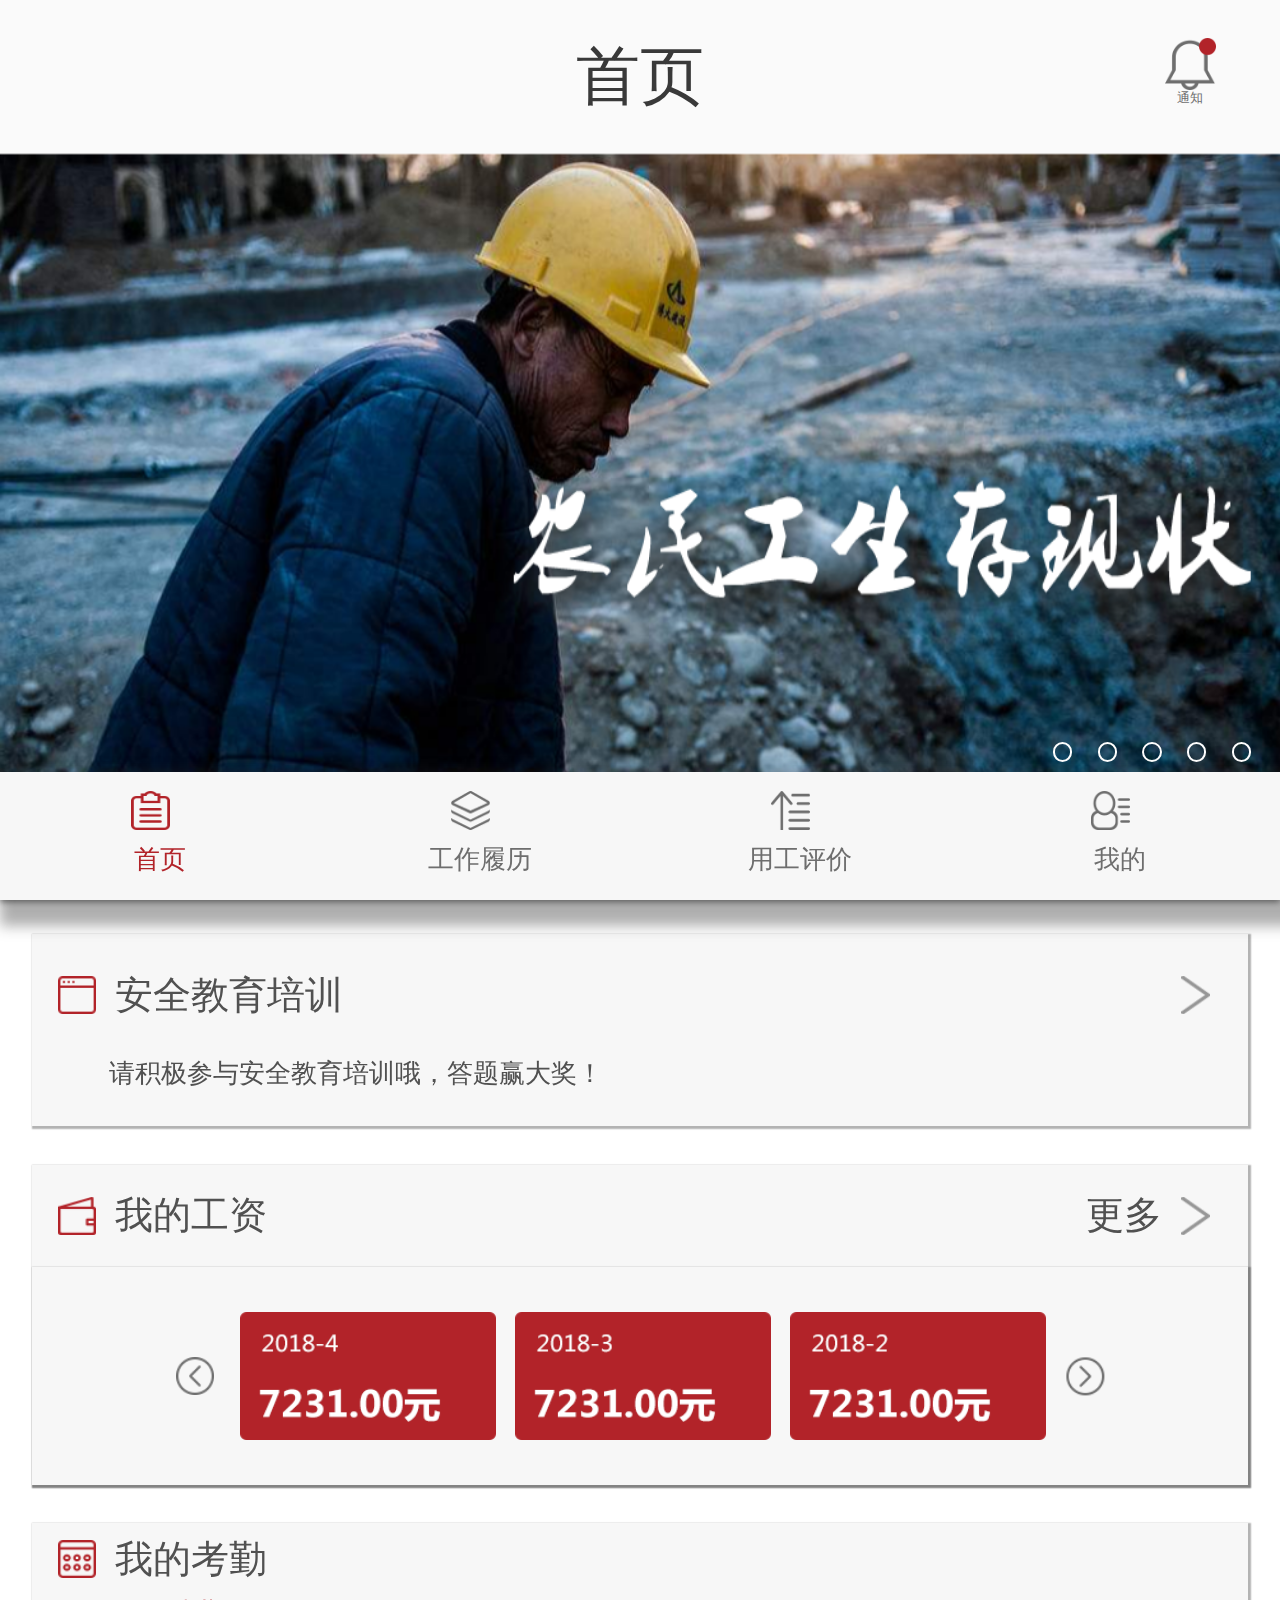
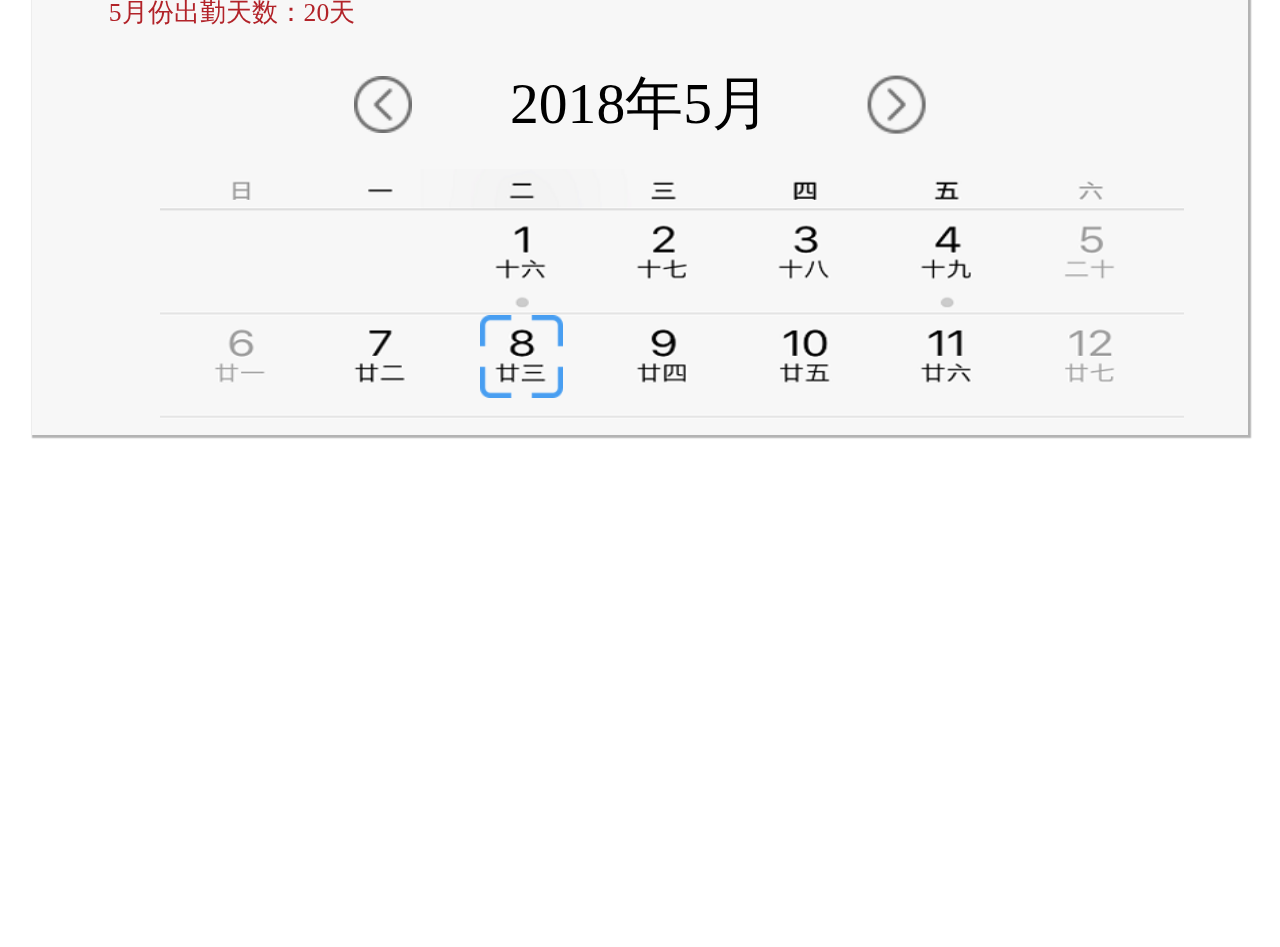
<file: index.html>
<!DOCTYPE html>
<html>
	<head>
		<meta charset="utf-8" />
		<title></title>
		<meta name="viewport" content="width=device-width,initial-scale=1,minimum-scale=1,maximum-scale=1,user-scalable=no" />
		<link rel="stylesheet" type="text/css" href="css/style1.css"/>
		<script src="js/lcRem.js" type="text/javascript" charset="utf-8"></script>
	</head>
	<body>
		
		<!--顶部导航栏-->
		<!--<div class="topImg"></div>-->
		<div class="headerTitle">
			<div class="title">首页</div>
			<a href="通知公告.html" style="text-decoration: none;" class="tongzhi">
				<img class="tzImg" src="img/sy-tongzhi.png"/>
				<div class="tzText">通知</div>
			</a>
		</div>
		
		<!--轮播图-->
		<!--<div class="lunboList">
			<img src="img/sy-lunbo.png" style="background-size: 100% 100%;"/>
		</div>-->
		<div class="swiper">
			<div class="imgList">
				<div class="imgItem active" data-index="0" style="background-image: url(img/sy-lunbo.png);"></div>
				<div class="imgItem" data-index="1" style="background-image: url(img/img2.jpg);"></div>
				<div class="imgItem" data-index="2" style="background-image: url(img/img3.jpg);"></div>
				<div class="imgItem" data-index="3" style="background-image: url(img/img4.jpg);"></div>
				<div class="imgItem" data-index="4" style="background-image: url(img/img5.jpg);"></div>
			</div>
			<div class="swiperBtn">
				<div class="leftBtn"></div>
				<div class="rightBtn"></div>
			</div>
			<div class="circleList">
				<div data-index="0" class="circle"></div>
				<div data-index="1" class="circle"></div>
				<div data-index="2" class="circle"></div>
				<div data-index="3" class="circle"></div>
				<div data-index="4" class="circle"></div>
			</div>
		</div>
		
		
		<!--头条-->
		<div class="toutiao">
			<div class="ttList">
				<div class="ttItem1">头条：珠海今日港珠澳大桥通车，农民工兄弟有福了</div>
				<div class="ttItem2">头条：珠海今日港珠澳大桥通车，农民工兄弟有福了</div>
			</div>
			
		</div>
		<!--列表-->
		<div class="syList">
			<div class="aqItem">
				<div class="top">
					<div class="left">
						<div class="icon icon1"></div>
						<div class="title">安全教育培训</div>
					</div>
					<div class="right"></div>
				</div>
				<div class="minText">请积极参与安全教育培训哦，答题赢大奖！</div>
			</div>
			<!-- 我的工资 -->
			<div class="gzItem">
				<div class="top">
					<div class="left">
						<div class="icon icon2"></div>
						<div class="title">我的工资</div>
					</div>
					<div class="gengduo">更多</div>
					<div class="right"></div>
				</div>
				<div class="slider">
					<div class="arrow larrow"></div>
					<div class="sliderItem sliderItem1"></div>
					<div class="sliderItem sliderItem2"></div>
					<div class="sliderItem sliderItem3"></div>
					<div class="arrow rarrow"></div>
				</div>
				
				  
				  
			</div>   
			<div class="kqItem">
				<div class="top">
					<div class="left">
						<div class="icon icon3"></div>
						<div class="title">我的考勤</div>
					</div>
				</div>
				<div class="minText">5月份出勤天数：20天</div>
				<div class="kqDate">
					<div class="kqTop">
						<div class="kqArrow kqLeft"></div>
						<span>2018年5月</span>
						<div class="kqArrow kqRight"></div>
					</div>
					<div class="kqrl">
						<div class="rlk"></div>
					</div>
				</div>
			</div>
		</div>
			
		
		<!--底部导航栏-->
		<div class="footer">
			<a class="itemIcon" href="index.html">
				<div class="icon"></div>
				<div class="text">首页</div>
			</a>
			<a class="itemIcon" href="工作履历.html">
				<div class="icon"></div>
				<div class="text">工作履历</div>
			</a>
			<a class="itemIcon" href="用工评价.html">
				<div class="icon"></div>
				<div class="text">用工评价</div>
			</a>
			<a class="itemIcon" href="我的.html">
				<div class="icon"></div>
				<div class="text">我的</div>
			</a>
		</div>
		
		
		<script type="text/javascript">
			var currentPage = 0;
			var imgList = document.querySelectorAll('.imgItem');
			var circleList = document.querySelectorAll('.circle');
			var circleFirst = document.querySelector('.circle :first-child')
			console.log(imgList)
			var leftBtn = document.querySelector('.leftBtn');
			var rightBtn = document.querySelector('.rightBtn')
			
//			左箭头
			leftBtn.onclick = function(){
				currentPage --;
				if(currentPage<0){
					currentPage = imgList.length - 1;
				}
				
				imgList.forEach(function(item,index){
					if(item.dataset.index == currentPage){
						item.className = "imgItem active";
						circleList[index].className = "active";
					}else{
						item.className = "imgItem";
						circleList[index].className = "circle";
					}
					
				})
			}
//			右箭头
			rightBtn.onclick = function(){
				currentPage ++;
				if(currentPage == imgList.length){
					currentPage = 0;
				}
				
				imgList.forEach(function(item,index){
					if(item.dataset.index == currentPage){
						item.className = "imgItem active";
						circleList[index].className = "active";
					}else{
						item.className = "imgItem";
						circleList[index].className = "circle";
					}
					
				})
			}
//			点击小圆圈事件
			var circleListDiv = document.querySelector(".circleList")
			circleListDiv.onclick = function(event){
//				circleFirst.style.display = "none";
				if(event.target.className != "circleList"){
				console.log(event)	
					currentPage = event.target.dataset.index;
					imgList.forEach(function(item,index){
						if(item.dataset.index == currentPage){
							item.className = "imgItem active";
							circleList[index].className = "active"
						}else{
							item.className = "imgItem"
							circleList[index].className = "circle"
						}
						
					})
				}
			}
		</script>
	</body>
</html>
</file>
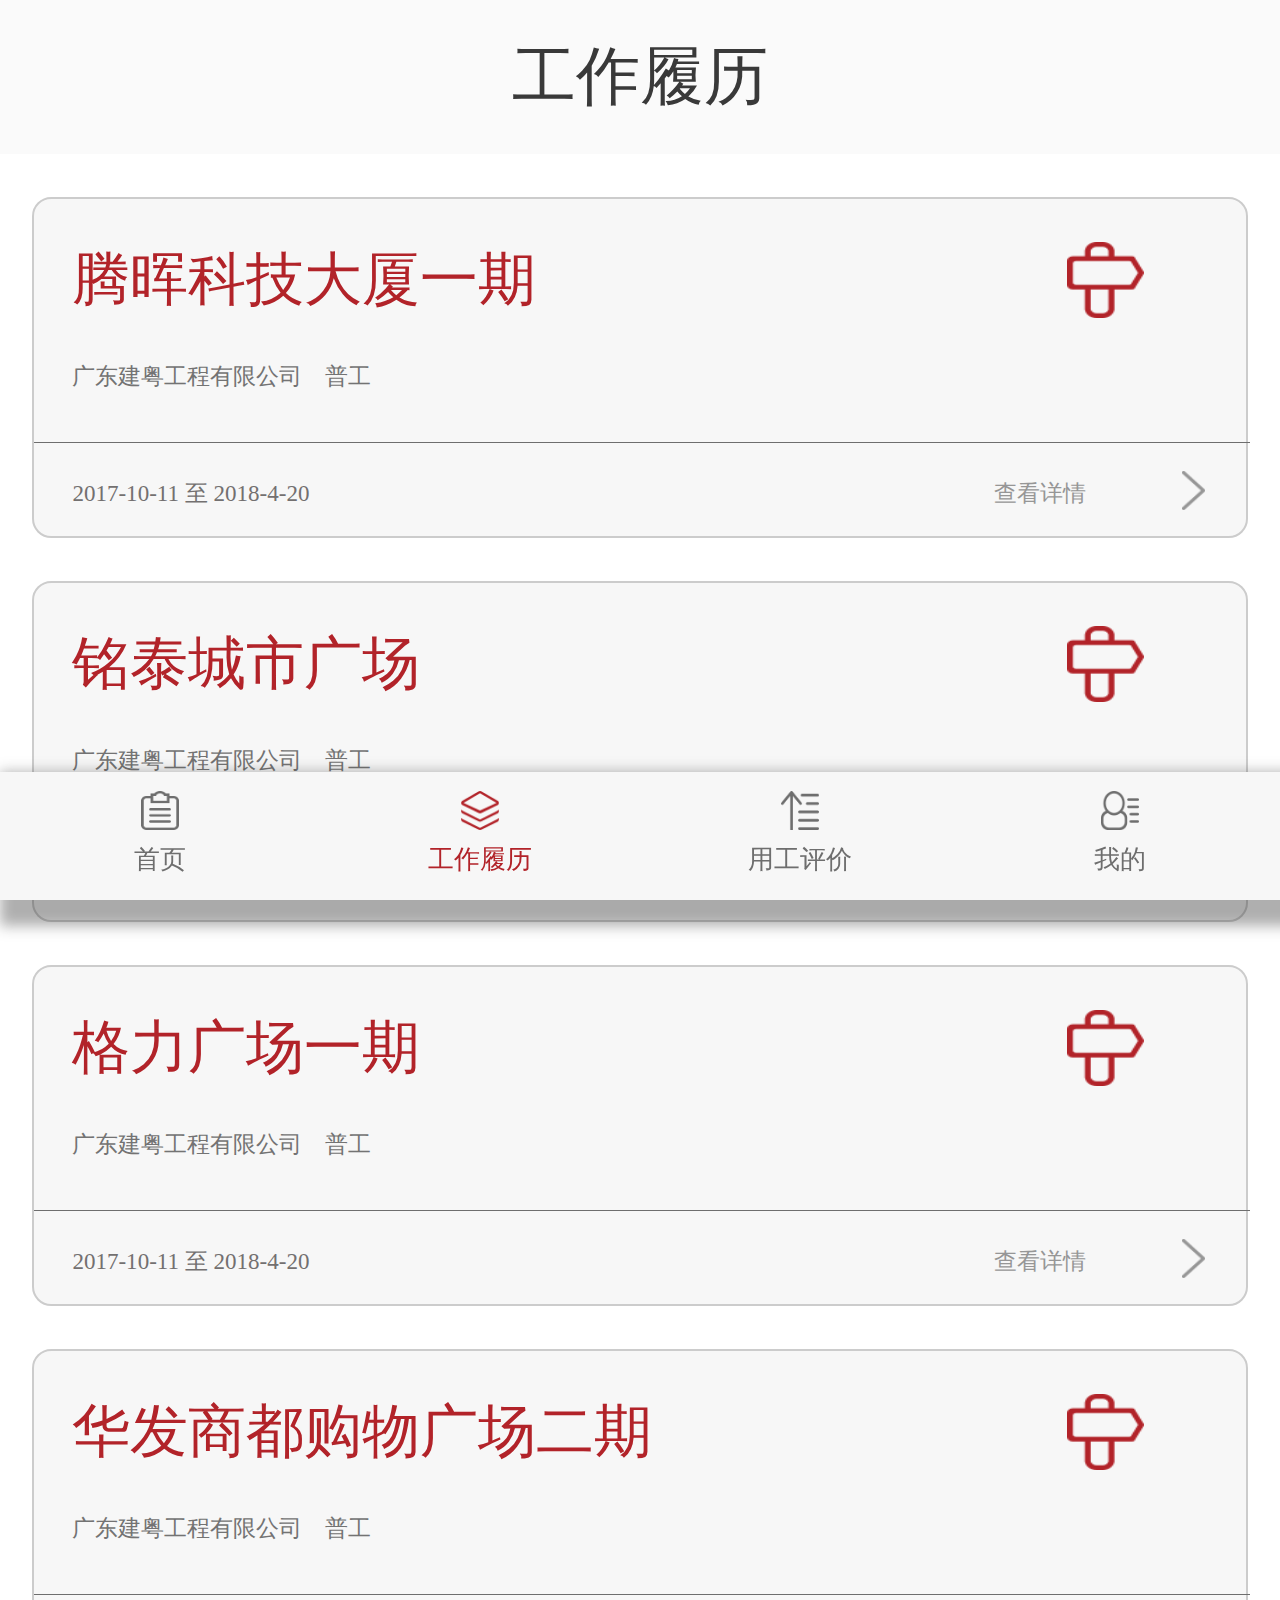
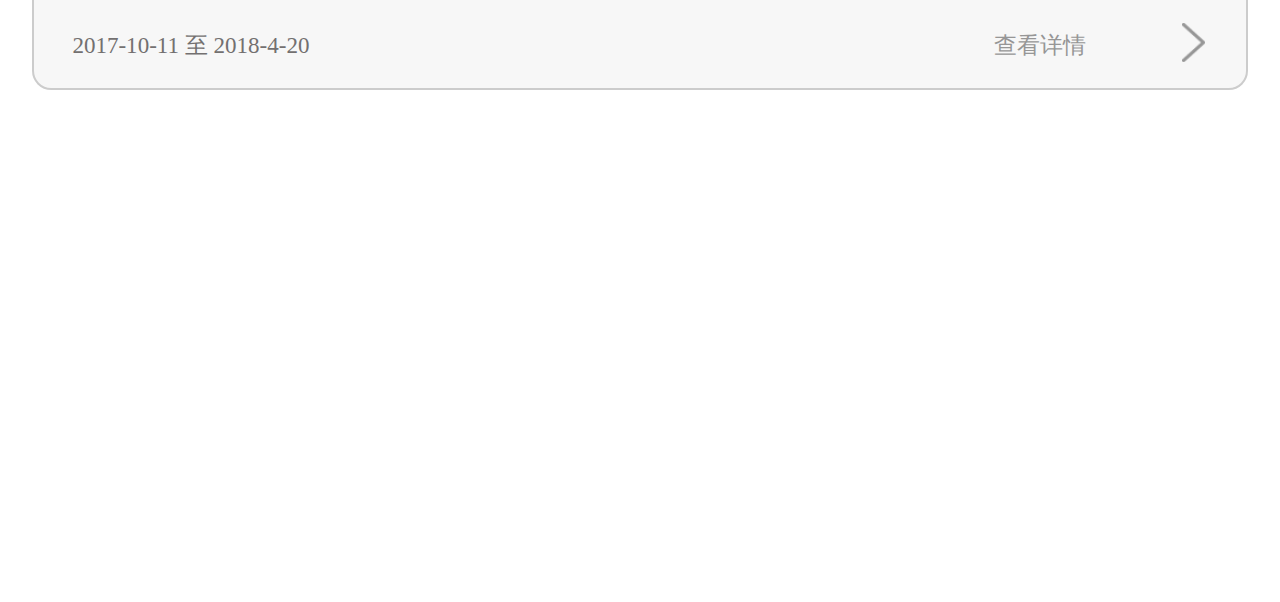
<file: 工作履历.html>
<!DOCTYPE html>
<html>
	<head>
		<meta charset="UTF-8">
		<title></title>
		<meta name="viewport" content="width=device-width,initial-scale=1,minimum-scale=1,maximum-scale=1,user-scalable=no" />
		<link rel="stylesheet" type="text/css" href="css/style2.css"/>
		<script src="js/lcRem.js" type="text/javascript" charset="utf-8"></script>
	</head>
	<body>
		<!--顶部导航栏-->
		<!--<div class="topImg"></div>-->
		<div class="headerTitle">工作履历</div>
		
		<div class="workList">
			<div class="workItem">
				<div class="top">
					<div class="title">腾晖科技大厦一期</div>
					<div class="tubiao"></div>
				</div>
				<div class="minTitle">广东建粤工程有限公司&nbsp;&nbsp;&nbsp;&nbsp;普工</div>
				<div class="bottom">
					<div class="date">2017-10-11 至 2018-4-20</div>
					<div class="detail">查看详情</div>
					<div class="arrow"></div>
				</div>
			</div>
			<div class="workItem">
				<div class="top">
					<div class="title">铭泰城市广场</div>
					<div class="tubiao"></div>
				</div>
				<div class="minTitle">广东建粤工程有限公司&nbsp;&nbsp;&nbsp;&nbsp;普工</div>
				<div class="bottom">
					<div class="date">2017-10-11 至 2018-4-20</div>
					<div class="detail">查看详情</div>
					<div class="arrow"></div>
				</div>
			</div>
			<div class="workItem">
				<div class="top">
					<div class="title">格力广场一期</div>
					<div class="tubiao"></div>
				</div>
				<div class="minTitle">广东建粤工程有限公司&nbsp;&nbsp;&nbsp;&nbsp;普工</div>
				<div class="bottom">
					<div class="date">2017-10-11 至 2018-4-20</div>
					<div class="detail">查看详情</div>
					<div class="arrow"></div>
				</div>
			</div>
			<div class="workItem">
				<div class="top">
					<div class="title">华发商都购物广场二期</div>
					<div class="tubiao"></div>
				</div>
				<div class="minTitle">广东建粤工程有限公司&nbsp;&nbsp;&nbsp;&nbsp;普工</div>
				<div class="bottom">
					<div class="date">2017-10-11 至 2018-4-20</div>
					<div class="detail">查看详情</div>
					<div class="arrow"></div>
				</div>
			</div>
		</div>
		
		
		
		
		
		<!--底部导航栏-->
		<div class="footer">
			<a class="itemIcon" href="index.html">
				<div class="icon"></div>
				<div class="text">首页</div>
			</a>
			<a class="itemIcon" href="工作履历.html">
				<div class="icon"></div>
				<div class="text">工作履历</div>
			</a>
			<a class="itemIcon" href="用工评价.html">
				<div class="icon"></div>
				<div class="text">用工评价</div>
			</a>
			<a class="itemIcon" href="我的.html">
				<div class="icon"></div>
				<div class="text">我的</div>
			</a>
		</div>
	</body>
</html>
</file>
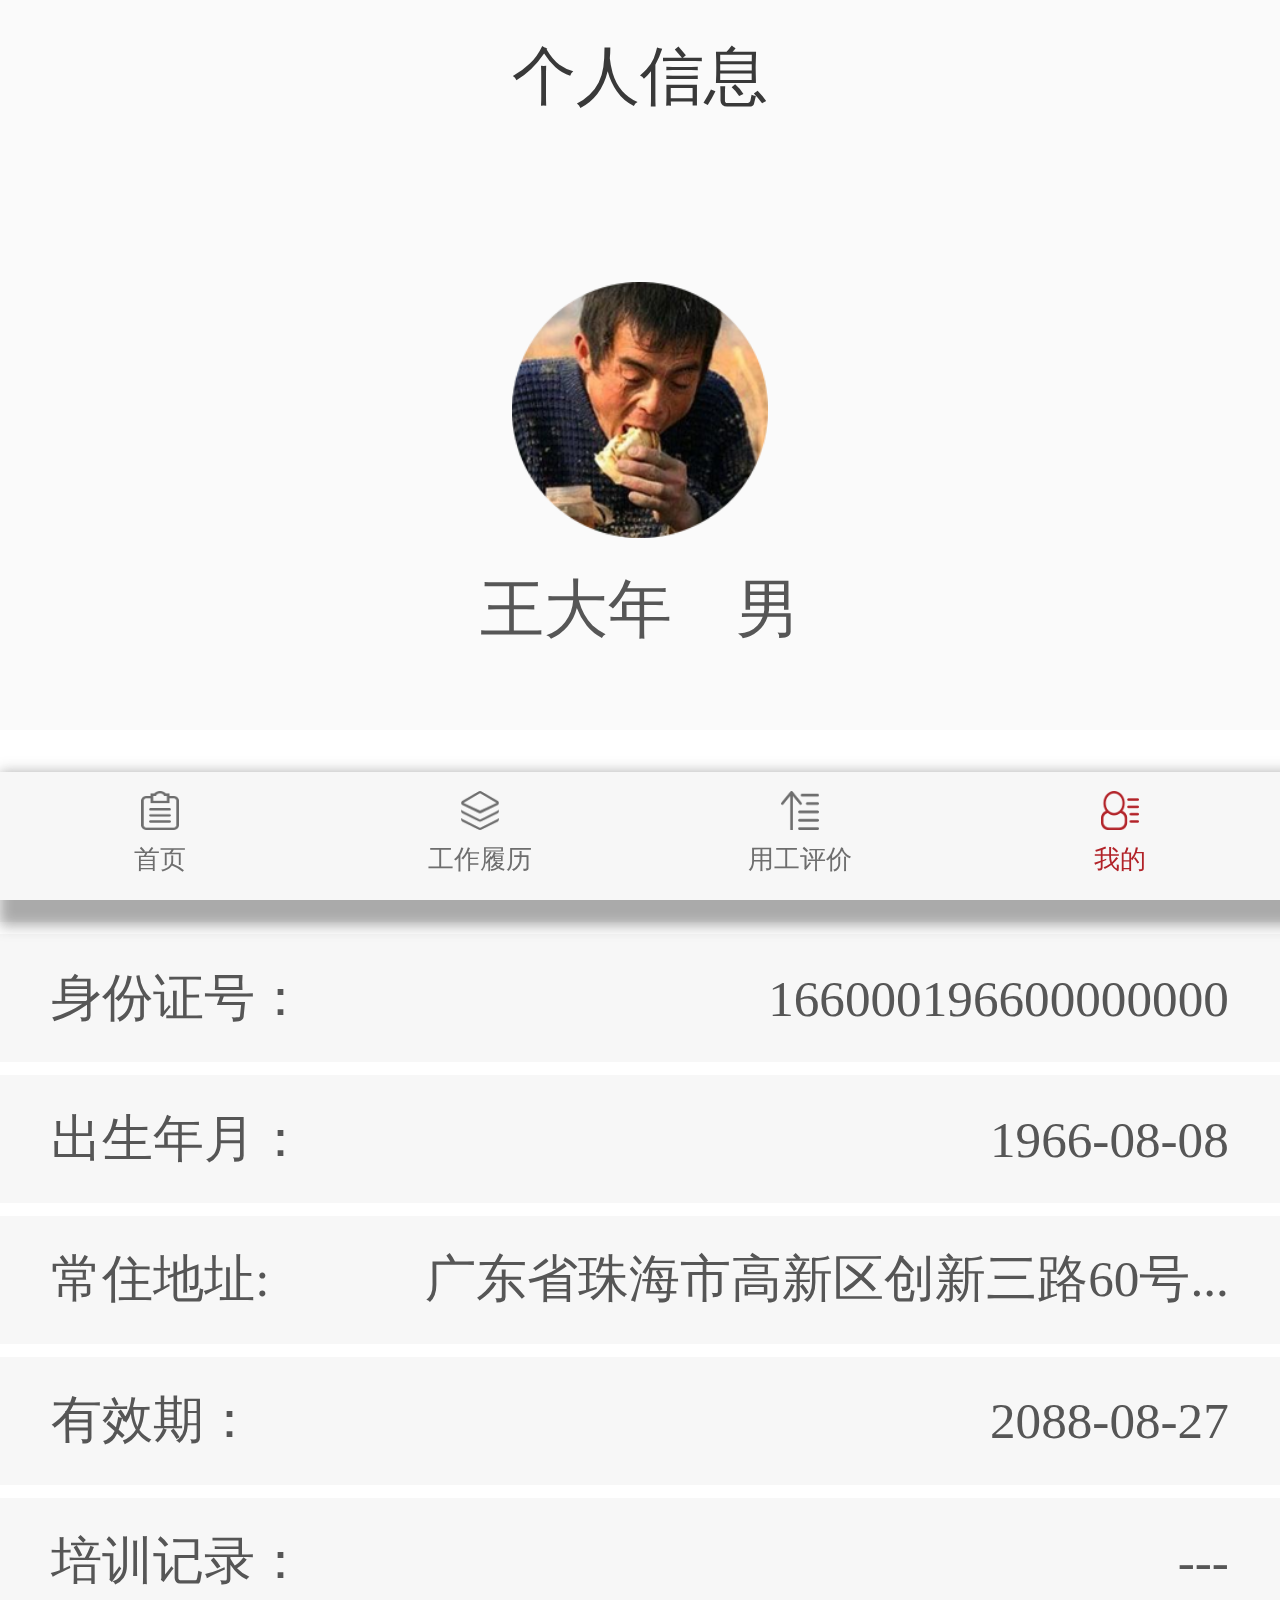
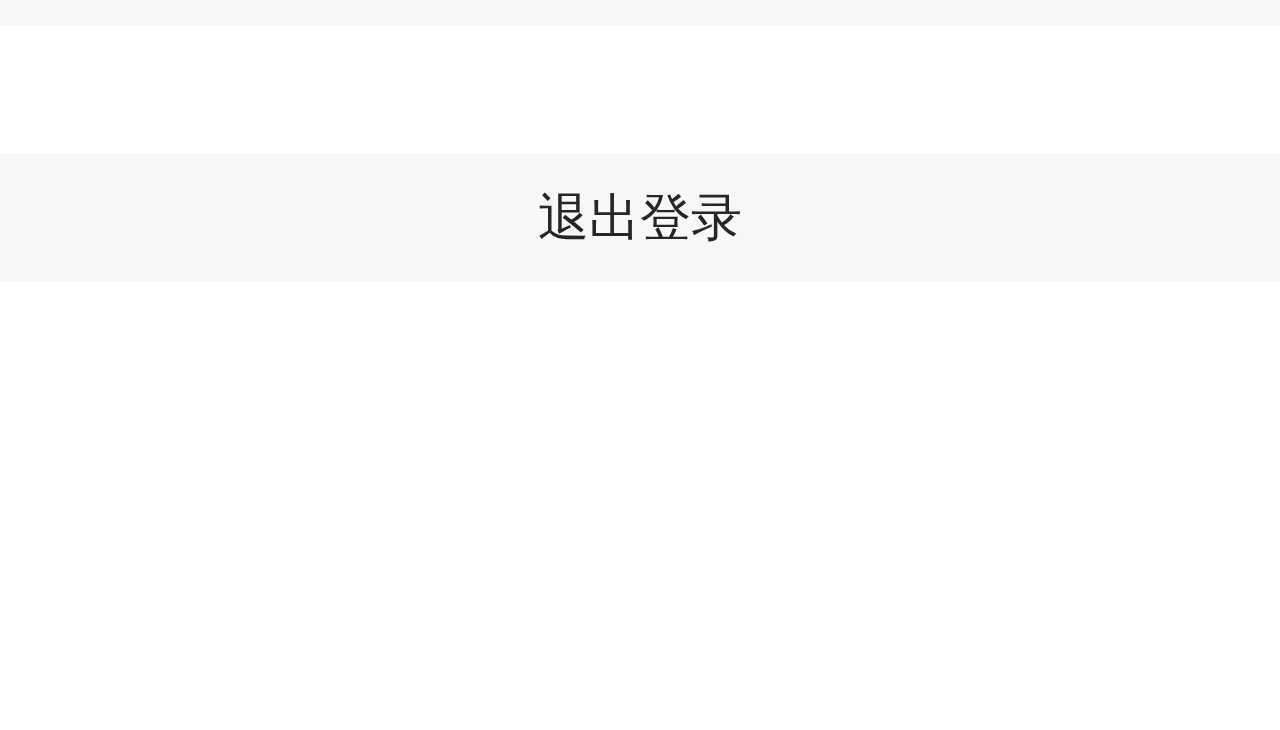
<file: 我的.html>
<!DOCTYPE html>
<html>
	<head>
		<meta charset="utf-8" />
		<title></title>
		<meta name="viewport" content="width=device-width,initial-scale=1,minimum-scale=1,maximum-scale=1,user-scalable=no" />
		<link rel="stylesheet" type="text/css" href="css/style4.css"/>
		<script src="js/lcRem.js" type="text/javascript" charset="utf-8"></script>
	</head>
	<body>
		<!--顶部导航栏-->
		<!--<div class="topImg"></div>-->
		<div class="headerTitle">个人信息</div>
		
		<div class="header">
			<div class="touxiang"></div>
			<div class="infor">
				<span class="name">王大年</span>
				<span class="gender">男</span>
			</div>
		</div>
		
		<div class="inforList">
			<div class="inforItem">
				<div class="left">手机号：</div>
				<div class="right">18000005888</div>
			</div>
			<div class="inforItem">
				<div class="left">身份证号：</div>
				<div class="right">166000196600000000</div>
			</div>
			<div class="inforItem">
				<div class="left">出生年月：</div>
				<div class="right">1966-08-08</div>
			</div>
			<div class="inforItem">
				<div class="left">常住地址:</div>
				<div class="right">广东省珠海市高新区创新三路60号...</div>
			</div>
			<div class="inforItem">
				<div class="left">有效期：</div>
				<div class="right">2088-08-27</div>
			</div>
			<div class="inforItem">
				<div class="left">培训记录：</div>
				<div class="right">---</div>
			</div>
			<div class="button">
				<a href="登录页.html" style="text-decoration: none; color: #262626;">退出登录</a>
			</div>
		</div>
		
		<!--底部导航栏-->
		<div class="footer">
			<a class="itemIcon" href="index.html">
				<div class="icon"></div>
				<div class="text">首页</div>
			</a>
			<a class="itemIcon" href="工作履历.html">
				<div class="icon"></div>
				<div class="text">工作履历</div>
			</a>
			<a class="itemIcon" href="用工评价.html">
				<div class="icon"></div>
				<div class="text">用工评价</div>
			</a>
			<a class="itemIcon" href="我的.html">
				<div class="icon"></div>
				<div class="text">我的</div>
			</a>
		</div>
		
	</body>
</html>
</file>
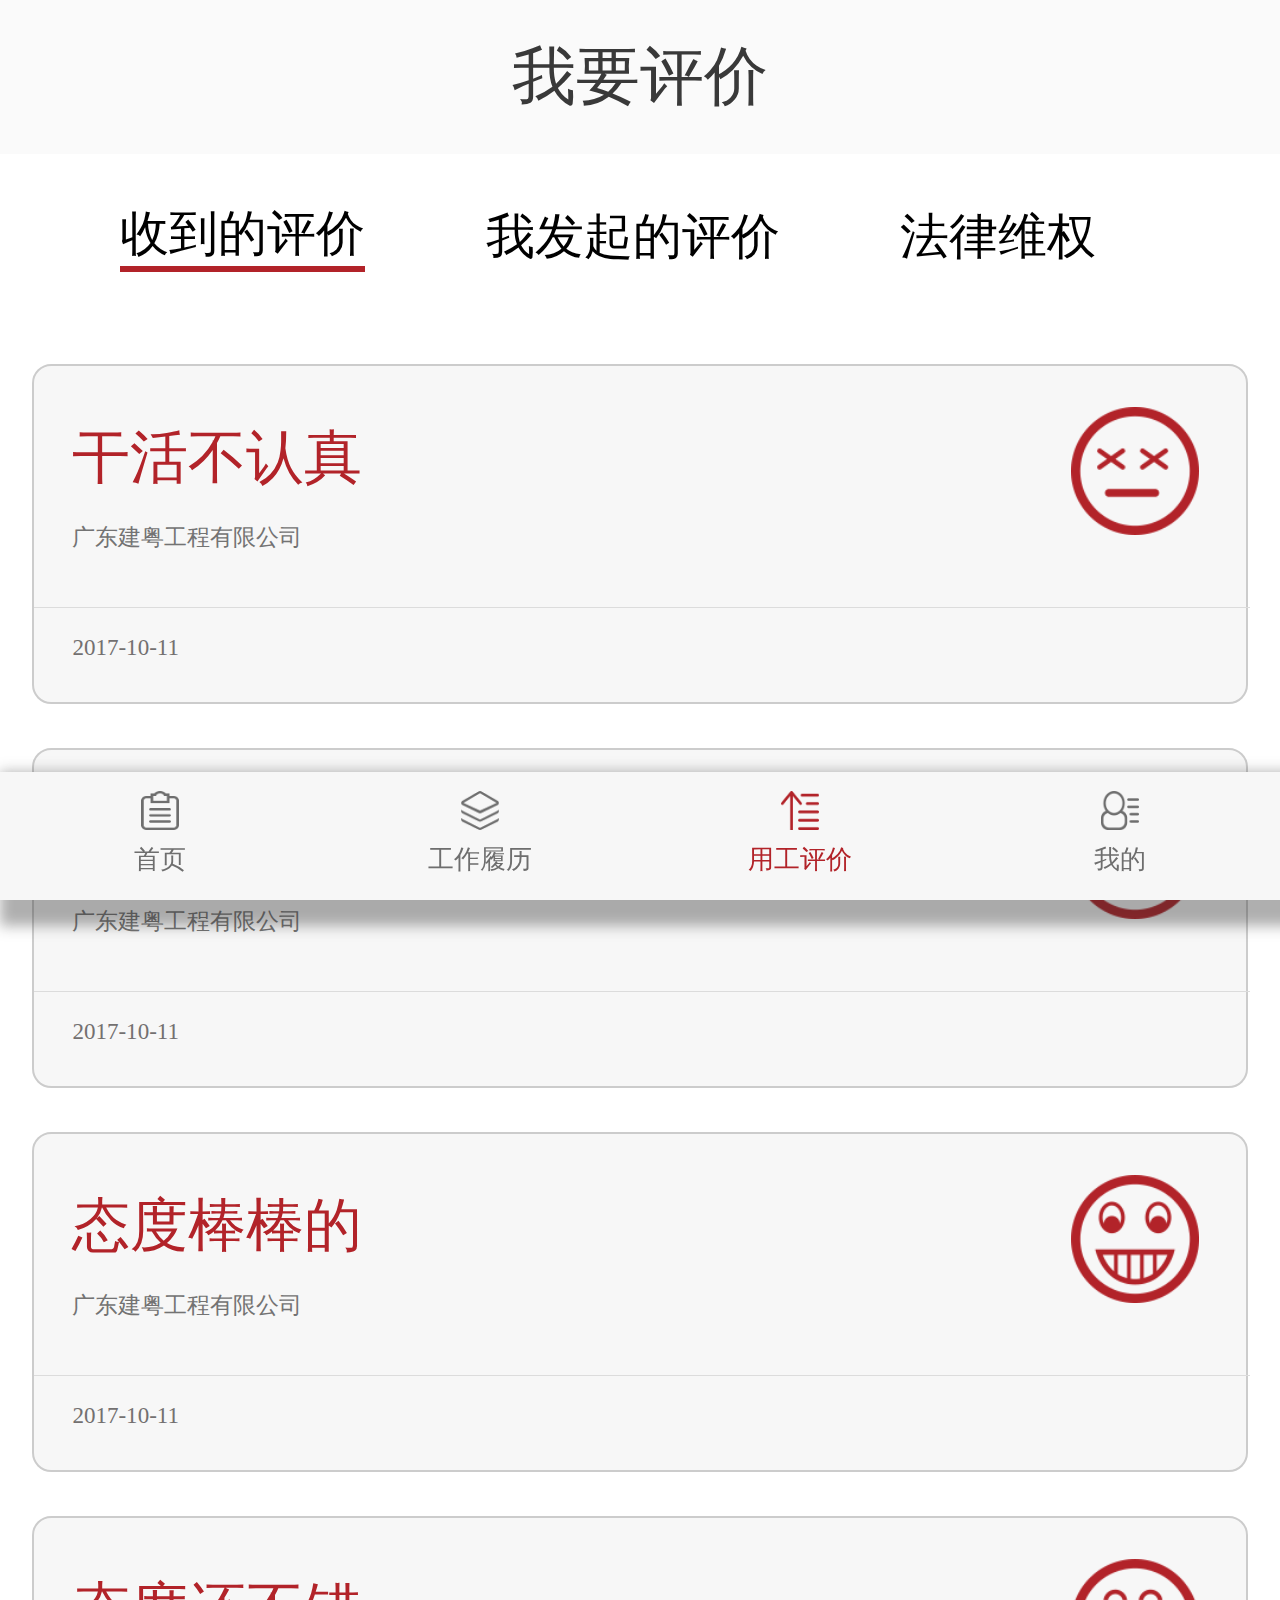
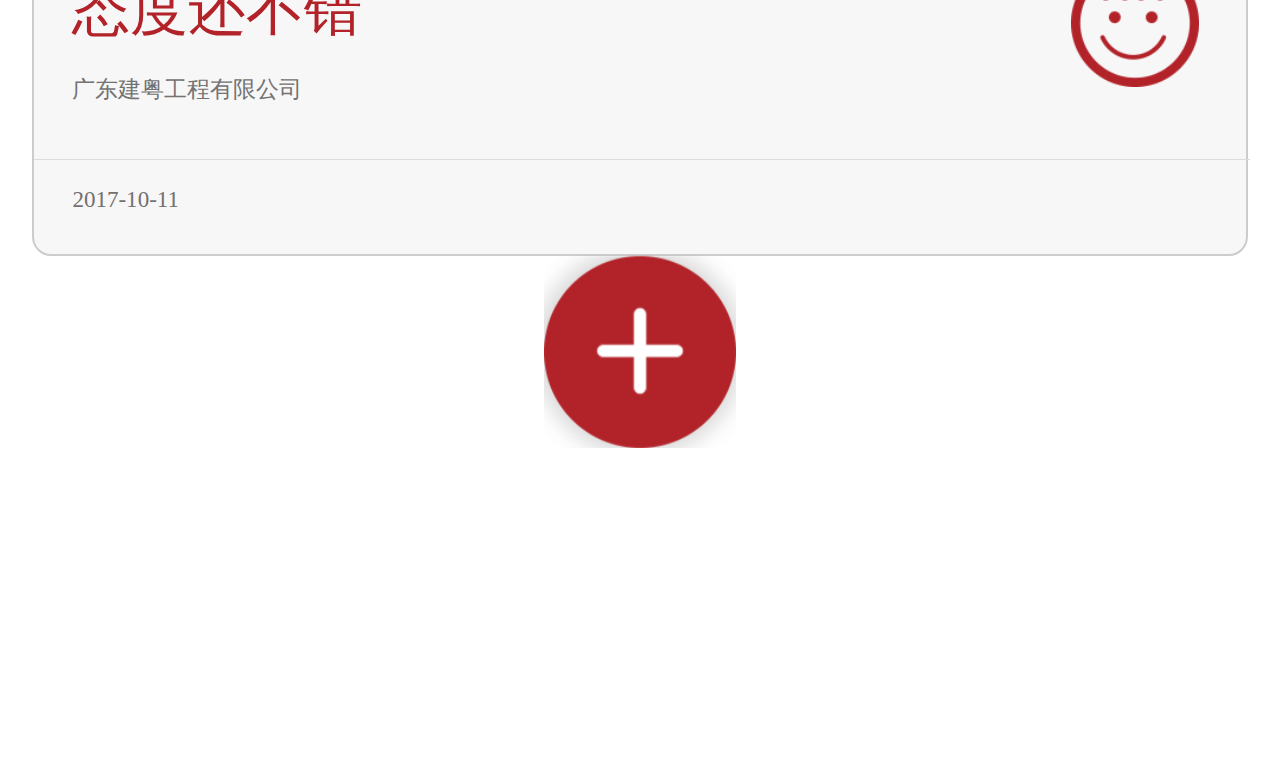
<file: 用工评价.html>
<!DOCTYPE html>
<html>

<head>
	<meta charset="UTF-8">
	<title></title>
	<meta name="viewport"
		content="width=device-width,initial-scale=1,minimum-scale=1,maximum-scale=1,user-scalable=no" />
	<link rel="stylesheet" type="text/css" href="css/style3.css" />
	<script src="js/lcRem.js" type="text/javascript" charset="utf-8"></script>
	<style type="text/css">
		.mainTop {
			position: fixed;
			top: 0;
			left: 0;
			width: 10rem;
			height: 18rem;
			/*opacity: 0.59;*/
			z-index: 1000;
			display: none;
			background-color: rgb(150, 150, 150, 0.59);
		}

		.hujiao {
			width: 7rem;
			height: 2rem;
			background-image: url(img/ygpj-hj.png);
			background-size: 100% 100%;
			position: absolute;
			top: 8rem;
			left: calc(50% - 3.5rem);
			background-color: #f8f8f8;
			border-radius: .3rem;
		}

		.tel {
			font-size: .6rem;
			line-height: 1rem;
			text-align: center;
		}
	</style>
</head>

<body>
	<!--顶部导航栏-->
	<!--<div class="topImg"></div>-->
	<div class="headerTitle">我要评价</div>

	<!--三个导航-->
	<div class="navList">
		<div class="navItem item1">收到的评价</div>
		<div class="navItem item2">我发起的评价</div>
		<div class="navItem item3">法律维权</div>
	</div>
	<div class="main">
		<div class="page page1">
			<!--评价列表-->
			<div class="commentList">
				<div class="commentItem">
					<div class="top">
						<div class="left">
							<div class="content">干活不认真</div>
							<div class="minText">广东建粤工程有限公司</div>
						</div>
						<div class="right"><img src="img/bq-brz.png" /></div>
					</div>
					<div class="date">2017-10-11</div>
				</div>
				<div class="commentItem">
					<div class="top">
						<div class="left">
							<div class="content">私生活不检点</div>
							<div class="minText">广东建粤工程有限公司</div>
						</div>
						<div class="right"><img src="img/bq-brz.png" /></div>
					</div>
					<div class="date">2017-10-11</div>
				</div>
				<div class="commentItem">
					<div class="top">
						<div class="left">
							<div class="content">态度棒棒的</div>
							<div class="minText">广东建粤工程有限公司</div>
						</div>
						<div class="right"><img src="img/bq-bbd.png" /></div>
					</div>
					<div class="date">2017-10-11</div>
				</div>
				<div class="commentItem">
					<div class="top">
						<div class="left">
							<div class="content">态度还不错</div>
							<div class="minText">广东建粤工程有限公司</div>
						</div>
						<div class="right"><img src="img/bq-hbc.png" /></div>
					</div>
					<div class="date">2017-10-11</div>
				</div>
			</div>
			<!--图标固定定位-->
			<div class="button">
				<div class="jia"></div>
			</div>
		</div>
		<div class="page page2">
			<!--我发起的评价-->
			<div class="startComList">
				<div class="startComItem">
					<div class="top">
						<div class="left">
							<div class="content">饭不好吃</div>
							<div class="minText">广东建粤工程有限公司</div>
						</div>
						<div class="right">
							<img src="img/zanting.png" />
						</div>
					</div>
					<div class="picInfor">
						<div class="pic1"></div>
						<div class="pic2"></div>
					</div>
					<div class="date">2018-4-20 17：10</div>
				</div>
				<div class="startComItem">
					<div class="top">
						<div class="left">
							<div class="content">今天的饭菜很好吃</div>
							<div class="minText">广东建粤工程有限公司</div>
						</div>
						<div class="right">
							<img src="img/bofang.png" />
						</div>
					</div>
					<div class="picInfor">
						<div class="pic1"></div>
						<div class="pic2"></div>
					</div>
					<div class="date">2018-4-20 17：10</div>
				</div>
			</div>
			<!--图标固定定位-->
			<div class="button">
				<div class="tianjia"></div>
			</div>
		</div>
		<div class="page page3">
			<!--法律维权-->
			<div class="lawList">
				<div class="law">
					<div class="content">&nbsp;&nbsp;&nbsp;&nbsp;如果您需要帮助如拖欠工资款,工伤赔付,安全保险...请联系我们,我们会为您竭尽全力!!!</div>
					<div class="btn-yjzx"></div>
				</div>
			</div>
		</div>
	</div>
	<!--法律维权点击“一键咨询”后的页面-->
	<div class="mainTop">
		<div class="hujiao">
			<div class="tel">400 830 8339</div>
		</div>
	</div>

	<!--底部导航栏-->
	<div class="footer">
		<a class="itemIcon" href="index.html">
			<div class="icon"></div>
			<div class="text">首页</div>
		</a>
		<a class="itemIcon" href="工作履历.html">
			<div class="icon"></div>
			<div class="text">工作履历</div>
		</a>
		<a class="itemIcon" href="用工评价.html">
			<div class="icon"></div>
			<div class="text">用工评价</div>
		</a>
		<a class="itemIcon" href="我的.html">
			<div class="icon"></div>
			<div class="text">我的</div>
		</a>
	</div>

	<!--三个导航按钮的切换监听事件-->
	<script type="text/javascript">
		var item1 = document.querySelector('.item1')
		var item2 = document.querySelector('.item2')
		var item3 = document.querySelector('.item3')
		var page1 = document.querySelector('.page1')
		var page2 = document.querySelector('.page2')
		var page3 = document.querySelector('.page3')

		item1.addEventListener('click', function () {
			page1.style.zIndex = '10';
			page2.style.zIndex = '1';
			page3.style.zIndex = '1'

			item1.style.borderBottom = '.05rem solid #b22329';
			item2.style.borderBottom = '0';
			item3.style.borderBottom = '0'

		})
		item2.addEventListener('click', function () {
			page2.style.zIndex = '10';
			page1.style.zIndex = '1';
			page3.style.zIndex = '1';

			item2.style.borderBottom = '.05rem solid #b22329';
			item1.style.borderBottom = '0';
			item3.style.borderBottom = '0';
		})
		item3.addEventListener('click', function () {
			page3.style.zIndex = '10';
			page1.style.zIndex = '1';
			page2.style.zIndex = '1';

			item3.style.borderBottom = '.05rem solid #b22329';
			item1.style.borderBottom = '0';
			item2.style.borderBottom = '0'
		})
	</script>

	<script type="text/javascript">
		var hjBtn = document.querySelector('.btn-yjzx')
		var mainTop = document.querySelector('.mainTop')

		hjBtn.addEventListener('click', function () {
			mainTop.style.display = 'block'
		})
		mainTop.addEventListener('click', function () {
			//				if(!=hjBtn){
			mainTop.style.display = 'none'
			//				}

		})
	</script>
</body>

</html>
</file>
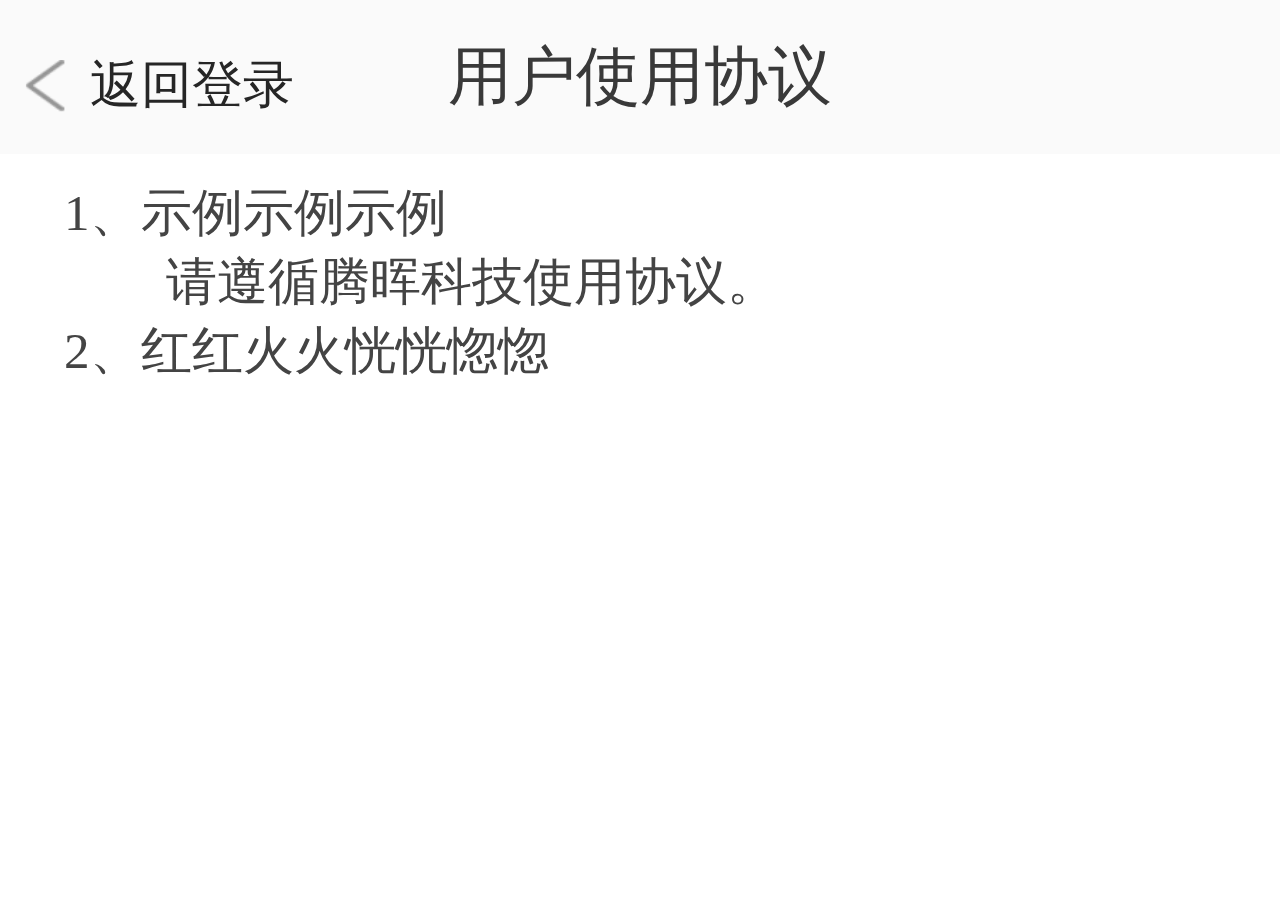
<file: 用户使用协议.html>
<!DOCTYPE html>
<html>
	<head>
		<meta charset="UTF-8">
		<title></title>
		<meta name="viewport" content="width=device-width,initial-scale=1,minimum-scale=1,maximum-scale=1,user-scalable=no" />
		<link rel="stylesheet" type="text/css" href="css/yhshiyongxy.css"/>
		<script src="js/lcRem.js" type="text/javascript" charset="utf-8"></script>
	</head>
	<body>
		<div class="headerTitle">用户使用协议</div>
		<a href="登录页.html" style="text-decoration: none;" class="return">
			<div class="larrow"></div>
			<span>返回登录</span>
		</a>
		<div class="content">
			<div class="title1">1、示例示例示例</div>
			<span>请遵循腾晖科技使用协议。</span>
			<div class="title2">2、红红火火恍恍惚惚</div>
		</div>
	</body>
</html>
</file>
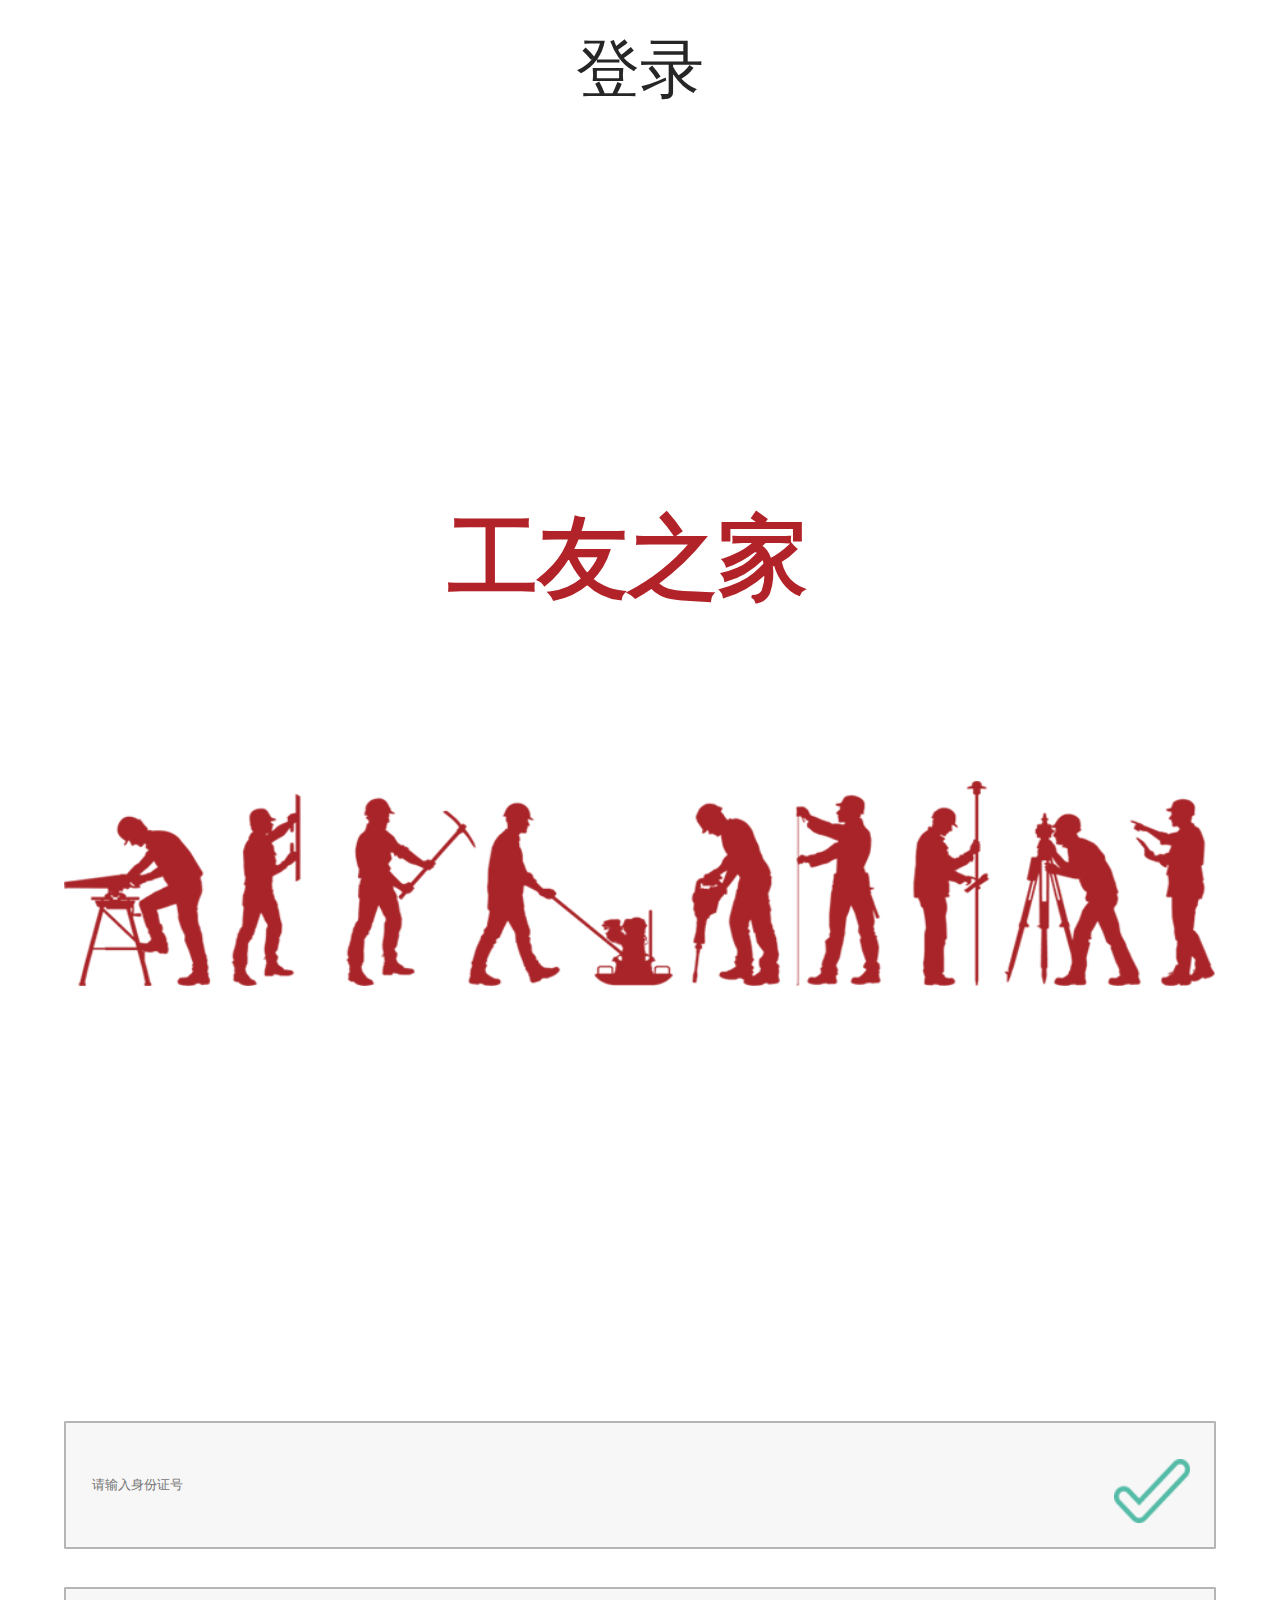
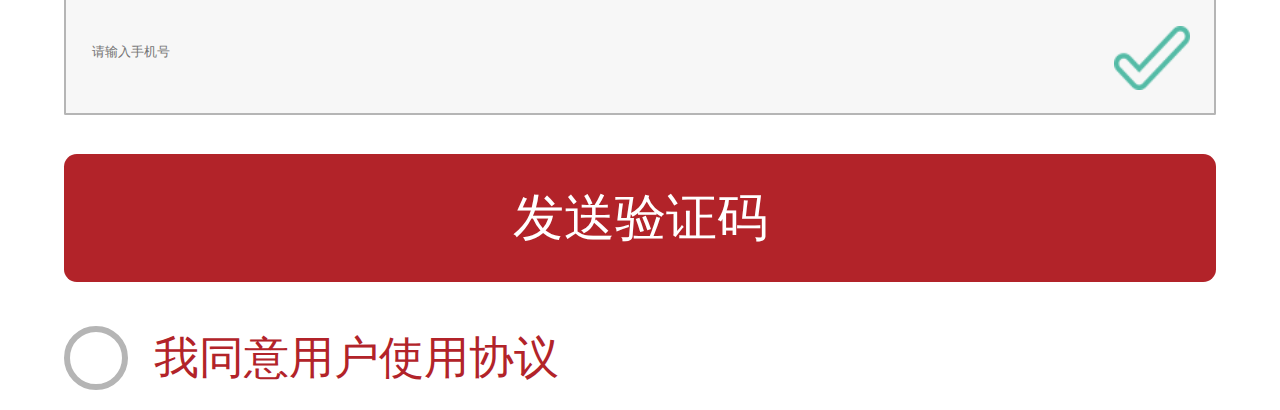
<file: 登录页.html>
<!DOCTYPE html>
<html>
	<head>
		<meta charset="UTF-8">
		<title></title>
		<meta name="viewport" content="width=device-width,initial-scale=1,minimum-scale=1,maximum-scale=1,user-scalable=no" />
		<link rel="stylesheet" type="text/css" href="css/login.css"/>
		<script src="js/lcRem.js" type="text/javascript" charset="utf-8"></script>
	</head>
	<body>
		<!--顶部导航栏-->
		<!--<div class="topImg"></div>-->
		<div class="login">登录</div>
		<div class="loginHeader">
			<div class="loginTitle">工友之家</div>
			<div class="grjy"></div>
		</div>
		<div class="loginList">
			<!--<div class="baocuo">
				<span>身份证或手机号格式错误</span>
			</div>-->
			<div class="true1"></div>
			<div class="true2"></div>
			
			<input type="text" name="sfz" id="sfz" value="" placeholder="请输入身份证号" />
			<input type="text" name="sjh" id="sjh" value="" placeholder="请输入手机号" />
			<a href="我的.html" style="text-decoration: none;" class="btn">发送验证码<a>
			<div class="xieyi">
				<div class="select"></div>
				<a href="用户使用协议.html" style="text-decoration: none;" class="tyXieyi">我同意用户使用协议</a>
			</div>
		</div>
		<!--<script type="text/javascript">
			var btn = document.querySelector('.btn')
			var falseDiv = document.createAttribute('div')
			btn.addEventListener('click',function(){
//				console.log('123')
				falseDiv.innerHTML = `
					<div class="false1"></div>
					<div class="false2"></div>
				`
//				falseDiv.style = `
//					.false1,.false2{
//						width: .6rem;
//						height: .5rem;
//						background-size: 100% 100%;
//						position: absolute;
//						right: .7rem;
//					}
//					.false1,.false2{
//						background-image: url(../img/false.png);
//					}
//					.false1{
//						top: .6rem;
//					}
//					.false2{
//						top: 1.9rem;
//					}				
//				`
			})
		</script>-->
		
		<script type="text/javascript">
			var select = document.querySelector('.select')
			select.onclick = function(){
				console.log('123')
				if(select.style.backgroundColor == ''){
					select.style.backgroundColor = '#b22329'
				}else{
					select.style.backgroundColor = ''
				}
			}
		</script>
	</body>
</html>
</file>
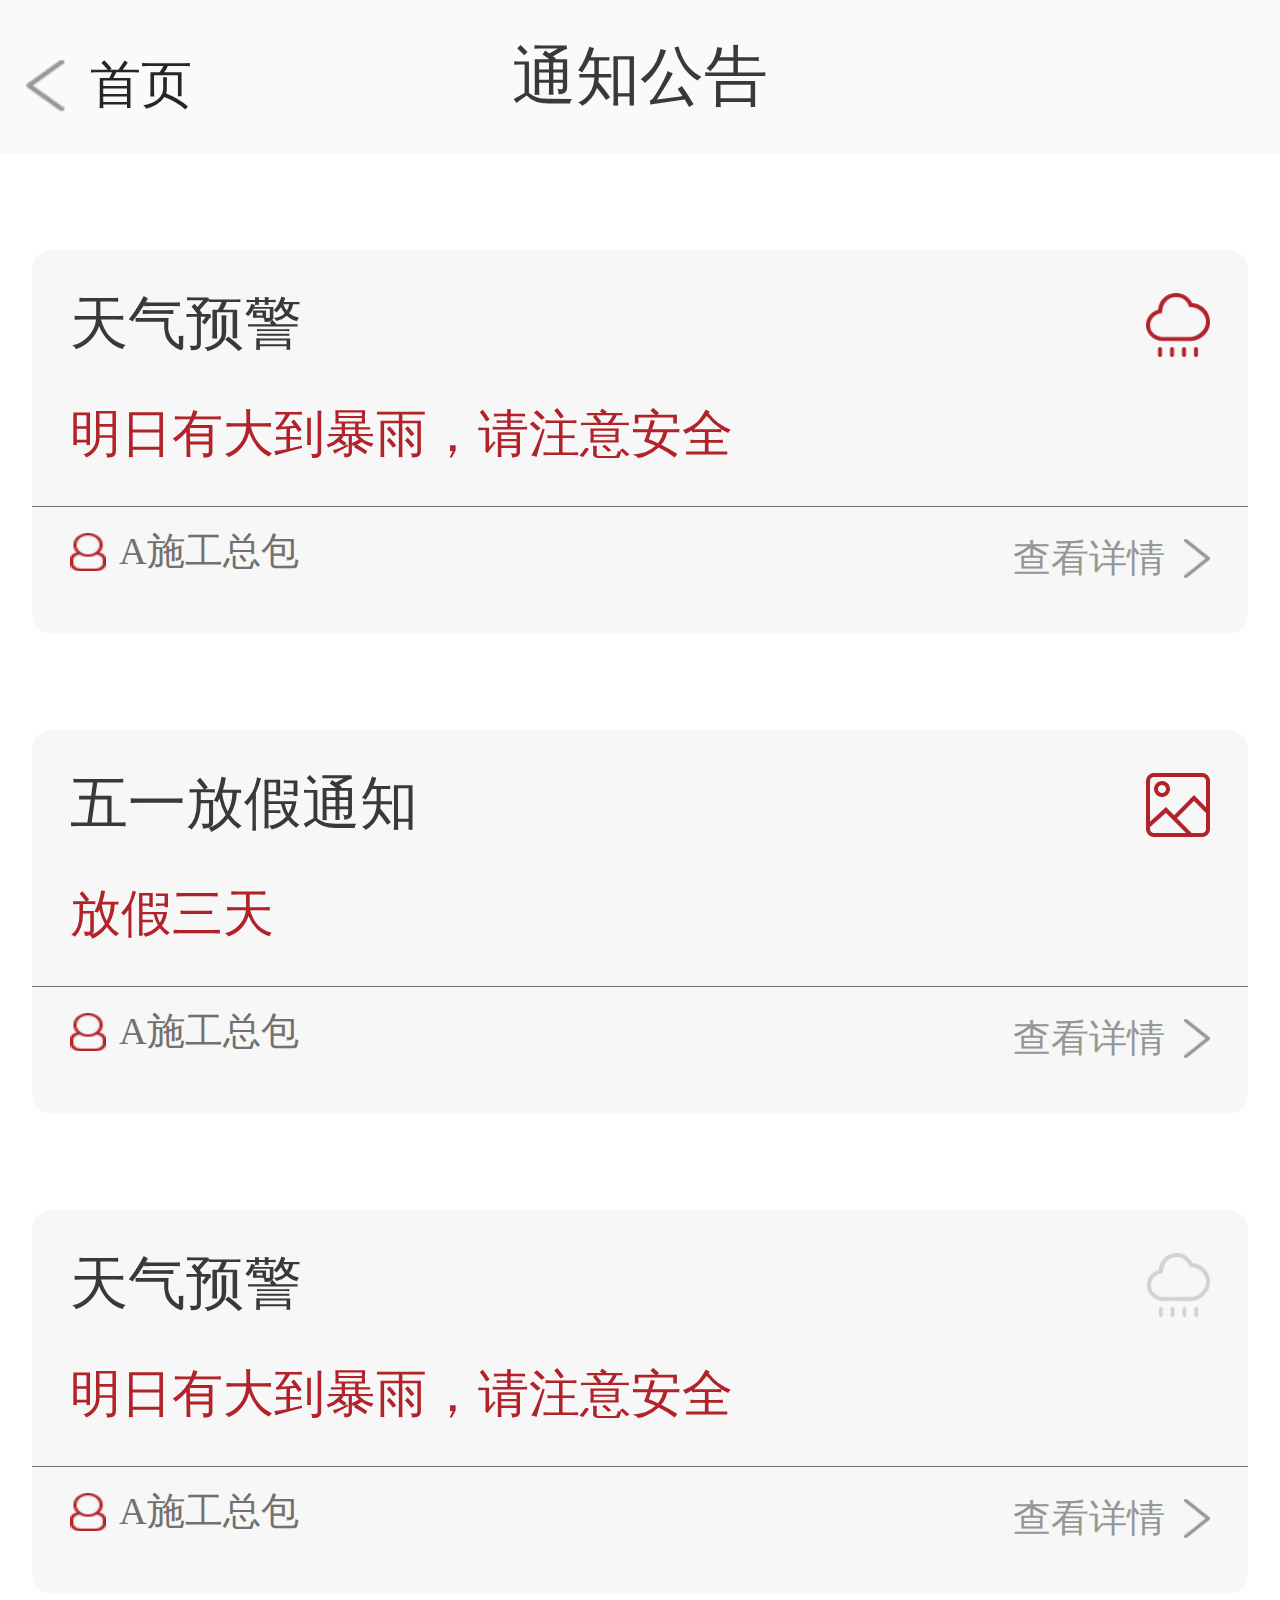
<file: 通知公告.html>
<!DOCTYPE html>
<html>
	<head>
		<meta charset="UTF-8">
		<title></title>
		<meta name="viewport" content="width=device-width,initial-scale=1,minimum-scale=1,maximum-scale=1,user-scalable=no" />
		<link rel="stylesheet" type="text/css" href="css/tongzhigg.css"/>
		<script src="js/lcRem.js" type="text/javascript" charset="utf-8"></script>
	</head>
	<body>
		<div class="headerTitle">通知公告</div>
		<a href="index.html" style="text-decoration: none;" class="return">
			<div class="larrow"></div>
			<span>首页</span>
		</a>
		<!--天气预警-->
		<div class="tzggList">
			<div class="tzggItem">
				<div class="top">
					<div class="title">天气预警</div>
					<div class="tg-pic pic1"></div>
				</div>
				<div class="minText">明日有大到暴雨，请注意安全</div>
				<div class="bottom">
					<div class="left">
						<div class="sgIcon"></div>
						<div class="sgText">A施工总包</div>
					</div>
					<div class="right">
						<div class="detail">查看详情</div>
						<div class="arrow"></div>
					</div>
				</div>
			</div>
			<!--五一-->
			<div class="tzggItem">
				<div class="top">
					<div class="title">五一放假通知</div>
					<div class="tg-pic pic2"></div>
				</div>
				<div class="minText">放假三天</div>
				<div class="bottom">
					<div class="left">
						<div class="sgIcon"></div>
						<div class="sgText">A施工总包</div>
					</div>
					<div class="right">
						<div class="detail">查看详情</div>
						<div class="arrow"></div>
					</div>
				</div>
			</div>
			<!--天气预警-->
			<div class="tzggItem">
				<div class="top">
					<div class="title">天气预警</div>
					<div class="tg-pic pic3"></div>
				</div>
				<div class="minText">明日有大到暴雨，请注意安全</div>
				<div class="bottom">
					<div class="left">
						<div class="sgIcon"></div>
						<div class="sgText">A施工总包</div>
					</div>
					<div class="right">
						<div class="detail">查看详情</div>
						<div class="arrow"></div>
					</div>
				</div>
			</div>
		</div>
		
	</body>
</html>
</file>
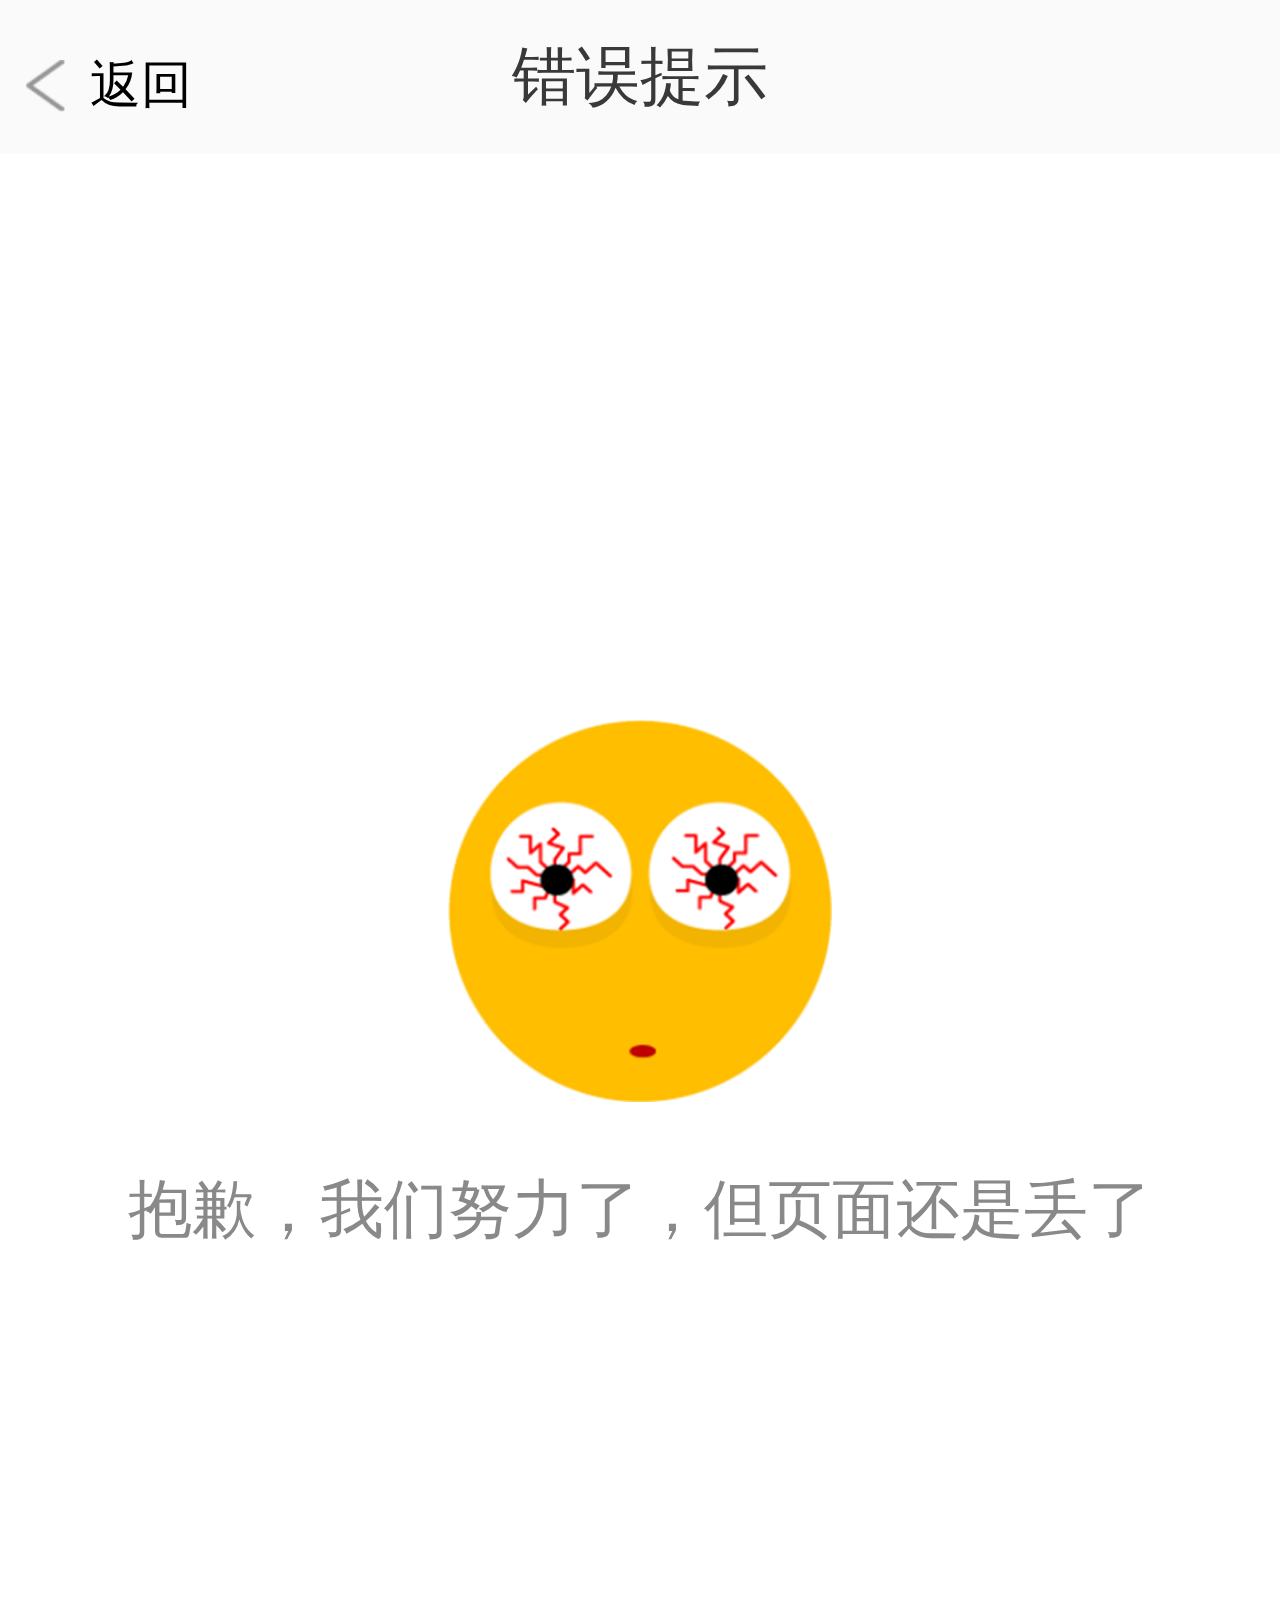
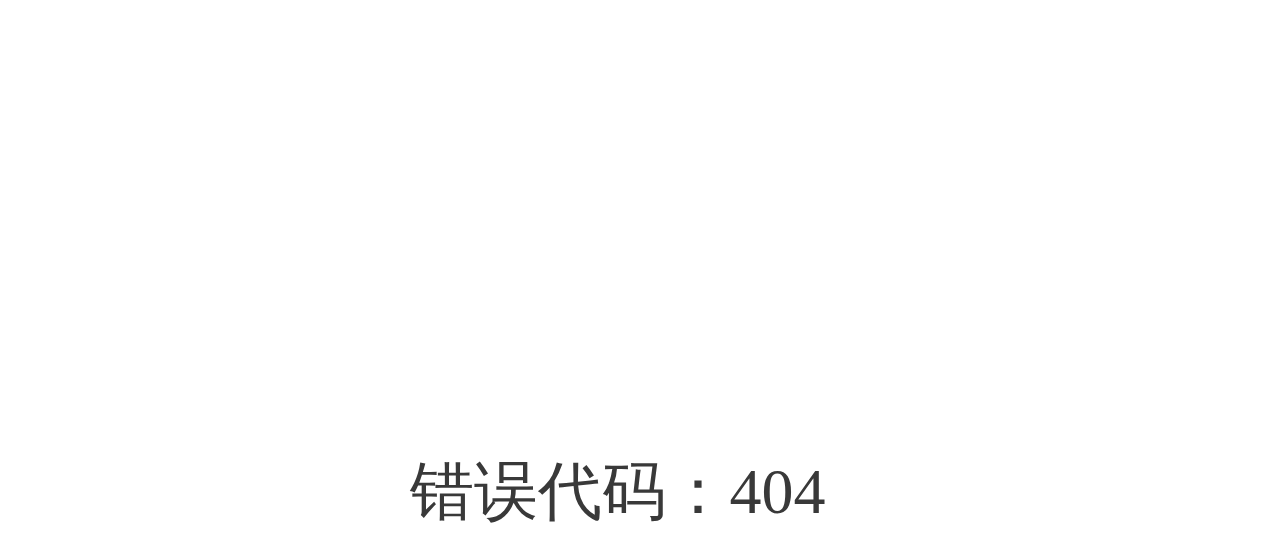
<file: 错误提醒.html>
<!DOCTYPE html>
<html>
	<head>
		<meta charset="UTF-8">
		<title></title>
		<meta name="viewport" content="width=device-width,initial-scale=1,minimum-scale=1,maximum-scale=1,user-scalable=no" />
		<link rel="stylesheet" type="text/css" href="css/cuowutx.css"/>
		<script src="js/lcRem.js" type="text/javascript" charset="utf-8"></script>
	</head>
	<body>
		<div class="headerTitle">错误提示</div>
		<div class="return">
			<div class="larrow"></div>
			<span>返回</span>
		</div>
		
		<div class="cuowu">
			<div class="cuowuImg"></div>
			<div class="cuowuComment">抱歉，我们努力了，但页面还是丢了</div>
		</div>
		<div class="daima">错误代码：404</div>
	</body>
</html>
</file>
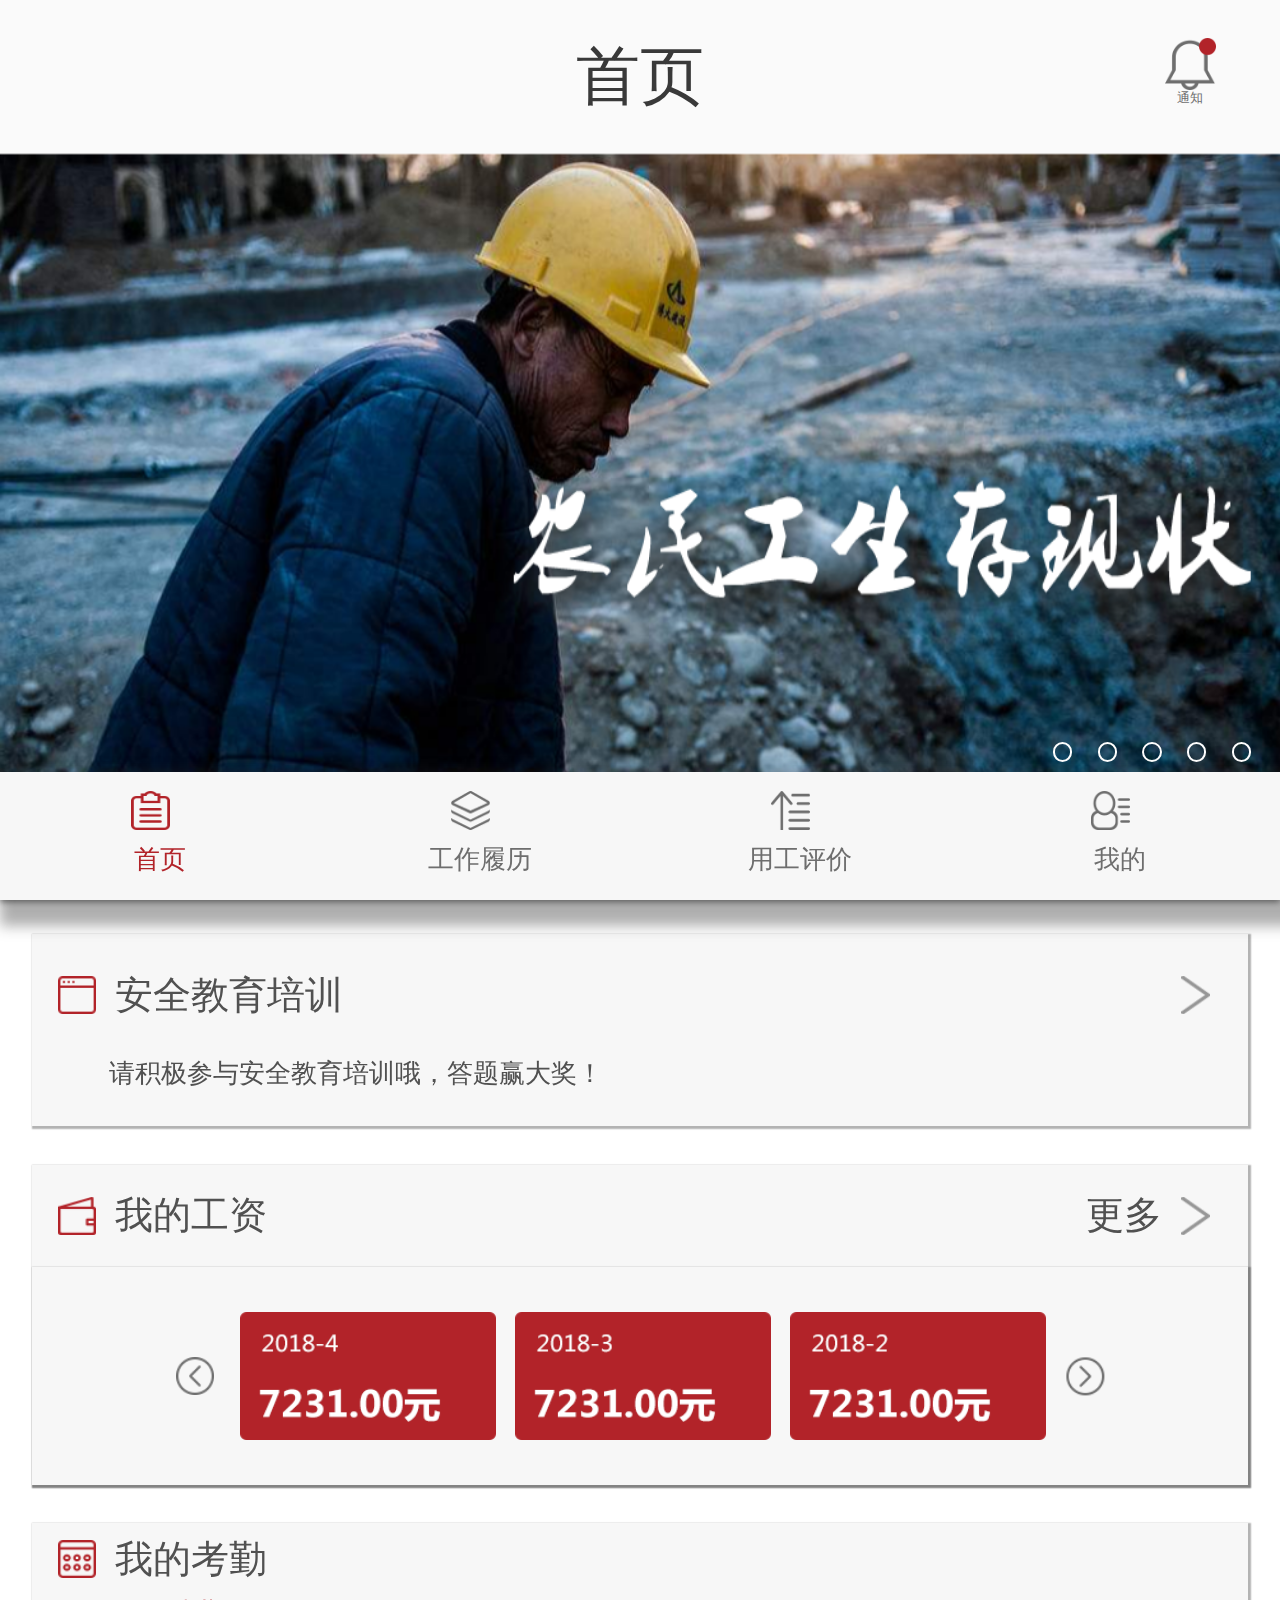
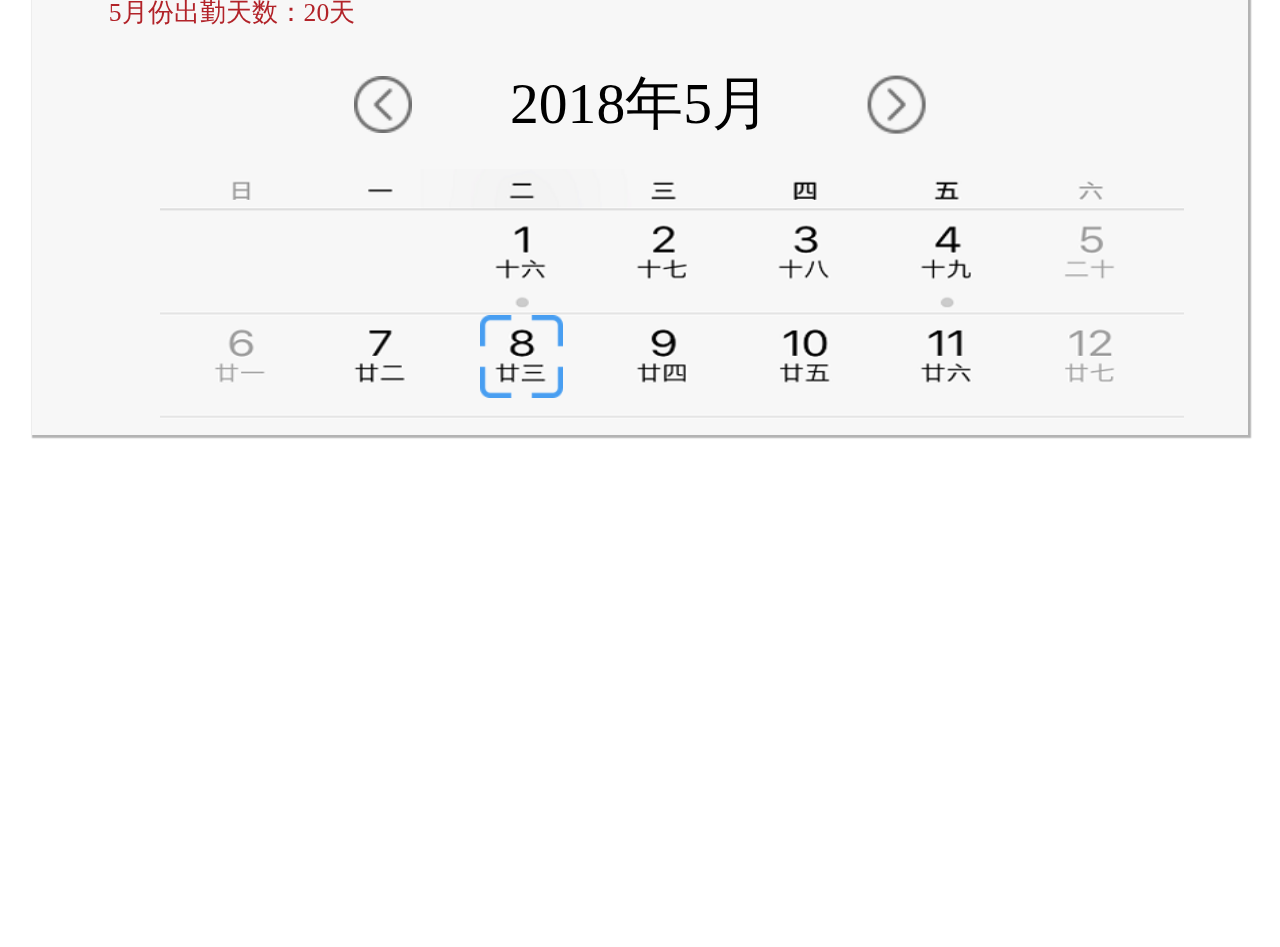
<file: 首页.html>
<!DOCTYPE html>
<html>
	<head>
		<meta charset="utf-8" />
		<title></title>
		<meta name="viewport" content="width=device-width,initial-scale=1,minimum-scale=1,maximum-scale=1,user-scalable=no" />
		<link rel="stylesheet" type="text/css" href="css/style1.css"/>
		<script src="js/lcRem.js" type="text/javascript" charset="utf-8"></script>
	</head>
	<body>
		
		<!--顶部导航栏-->
		<!--<div class="topImg"></div>-->
		<div class="headerTitle">
			<div class="title">首页</div>
			<div class="tongzhi">
				<img class="tzImg" src="img/sy-tongzhi.png"/>
				<a href="通知公告.html" style="text-decoration: none;" class="tzText">通知</a>
			</div>
		</div>
		
		<!--轮播图-->
		<!--<div class="lunboList">
			<img src="img/sy-lunbo.png" style="background-size: 100% 100%;"/>
		</div>-->
		<div class="swiper">
			<div class="imgList">
				<div class="imgItem active" data-index="0" style="background-image: url(img/sy-lunbo.png);"></div>
				<div class="imgItem" data-index="1" style="background-image: url(img/img2.jpg);"></div>
				<div class="imgItem" data-index="2" style="background-image: url(img/img3.jpg);"></div>
				<div class="imgItem" data-index="3" style="background-image: url(img/img4.jpg);"></div>
				<div class="imgItem" data-index="4" style="background-image: url(img/img5.jpg);"></div>
			</div>
			<div class="swiperBtn">
				<div class="leftBtn"></div>
				<div class="rightBtn"></div>
			</div>
			<div class="circleList">
				<div data-index="0" class="circle"></div>
				<div data-index="1" class="circle"></div>
				<div data-index="2" class="circle"></div>
				<div data-index="3" class="circle"></div>
				<div data-index="4" class="circle"></div>
			</div>
		</div>
		
		
		<!--头条-->
		<div class="toutiao">
			<div class="ttList">
				<div class="ttItem1">头条：珠海今日港珠澳大桥通车，农民工兄弟有福了</div>
				<div class="ttItem2">头条：珠海今日港珠澳大桥通车，农民工兄弟有福了</div>
			</div>
			
		</div>
		<!--列表-->
		<div class="syList">
			<div class="aqItem">
				<div class="top">
					<div class="left">
						<div class="icon icon1"></div>
						<div class="title">安全教育培训</div>
					</div>
					<div class="right"></div>
				</div>
				<div class="minText">请积极参与安全教育培训哦，答题赢大奖！</div>
			</div>
			<!-- 我的工资 -->
			<div class="gzItem">
				<div class="top">
					<div class="left">
						<div class="icon icon2"></div>
						<div class="title">我的工资</div>
					</div>
					<div class="gengduo">更多</div>
					<div class="right"></div>
				</div>
				<div class="slider">
					<div class="arrow larrow"></div>
					<div class="sliderItem sliderItem1"></div>
					<div class="sliderItem sliderItem2"></div>
					<div class="sliderItem sliderItem3"></div>
					<div class="arrow rarrow"></div>
				</div>
				
				  
				  
			</div>   
			<div class="kqItem">
				<div class="top">
					<div class="left">
						<div class="icon icon3"></div>
						<div class="title">我的考勤</div>
					</div>
				</div>
				<div class="minText">5月份出勤天数：20天</div>
				<div class="kqDate">
					<div class="kqTop">
						<div class="kqArrow kqLeft"></div>
						<span>2018年5月</span>
						<div class="kqArrow kqRight"></div>
					</div>
					<div class="kqrl">
						<div class="rlk"></div>
					</div>
				</div>
			</div>
		</div>
			
		
		<!--底部导航栏-->
		<div class="footer">
			<a class="itemIcon" href="首页.html">
				<div class="icon"></div>
				<div class="text">首页</div>
			</a>
			<a class="itemIcon" href="工作履历.html">
				<div class="icon"></div>
				<div class="text">工作履历</div>
			</a>
			<a class="itemIcon" href="用工评价.html">
				<div class="icon"></div>
				<div class="text">用工评价</div>
			</a>
			<a class="itemIcon" href="我的.html">
				<div class="icon"></div>
				<div class="text">我的</div>
			</a>
		</div>
		
		
		<script type="text/javascript">
			var currentPage = 0;
			var imgList = document.querySelectorAll('.imgItem');
			var circleList = document.querySelectorAll('.circle');
			console.log(imgList)
			var leftBtn = document.querySelector('.leftBtn');
			var rightBtn = document.querySelector('.rightBtn')
			
//			左箭头
			leftBtn.onclick = function(){
				currentPage --;
				if(currentPage<0){
					currentPage = imgList.length - 1;
				}
				
				imgList.forEach(function(item,index){
					if(item.dataset.index == currentPage){
						item.className = "imgItem active";
						circleList[index].className = "active";
					}else{
						item.className = "imgItem";
						circleList[index].className = "circle";
					}
					
				})
			}
//			右箭头
			rightBtn.onclick = function(){
				currentPage ++;
				if(currentPage == imgList.length){
					currentPage = 0;
				}
				
				imgList.forEach(function(item,index){
					if(item.dataset.index == currentPage){
						item.className = "imgItem active";
						circleList[index].className = "active";
					}else{
						item.className = "imgItem";
						circleList[index].className = "circle";
					}
					
				})
			}
//			点击小圆圈事件
			var circleListDiv = document.querySelector(".circleList")
			circleListDiv.onclick = function(event){
				if(event.target.className != "circleList"){
				console.log(event)	
					currentPage = event.target.dataset.index;
					imgList.forEach(function(item,index){
						if(item.dataset.index == currentPage){
							item.className = "imgItem active";
							circleList[index].className = "active"
						}else{
							item.className = "imgItem"
							circleList[index].className = "circle"
						}
						
					})
				}
			}
		</script>
	</body>
</html>
</file>
<file: css/style1.css>
*{
	margin: 0;
	padding: 0;
	box-sizing: border-box;
}
body{
	width: 10rem;
	overflow: hidden;
}
/*.topImg{
	background-image: url(../img/topImg.png);
	background-size: 100% 100%;
	width: 10rem;
	height: 0.5rem;
}*/
.headerTitle{
	width: 10rem;
	height: 1.2rem;
	background-color: #fafafa;
	position: relative;
}
.headerTitle .title{
	font-size: .5rem;
	text-align: center;
	line-height: 1.2rem;
	color: #393939;

}
.headerTitle .tongzhi{
	position: absolute;
	top: .3rem;
	right: .5rem;
	display: flex;
	flex-direction: column;
	justify-content: center;
	align-items: center;
}
.headerTitle .tongzhi .tzImg{
	width: .4rem;
	height: .4rem;
	background-size: 100% 100%;
}
.headerTitle .tongzhi .tzText{
	font-size: .1rem;
	color: #6e6e6e;
}
/*轮播*/
/*.lunboList{
	width: 10rem;
	height: 5rem;
}
.lunboList>img{
	width: 10rem;
	height: 5rem;
}*/
.swiper{
	width: 10rem;
	height: 5rem;
	margin: 0 auto;
	position: relative;
}
.imgList{
	width: 10rem;
	height: 5rem;
	position: relative;
}

.imgList .imgItem{
	width: 10rem;
	height: 5rem;
	background-size: 100% 100%;
	background-position: center;
	position: absolute;
	left: 0;
	top: 0;
	opacity: 0;
	transition: all 0.5s;
}
.imgList .imgItem.active{
	/*透明度，opacity:0；完全透明，opacity:1完全不透明*/
	opacity: 1;
}
.leftBtn,.rightBtn{
	width: 5rem;
	height: 5rem;
	/* background-image: url(../img/arrow.png); */
	/* background-size: 100% 100%; */
}

.leftBtn{
	position: absolute;
	right: 5rem;
	top: 0;
}
.rightBtn{
	position: absolute;
	left: 5rem;
	top: 0;
	transform: rotateY(180deg);
}
.circleList{
	position: absolute;
	width: 2rem;
	height: .4rem;
	right: 0;
	bottom: 0;
	display: flex;
	justify-content: center;
	/*align-items: center;*/
}
.circleList .circle{
	width: .15rem;
	height: .15rem;
	border: .018rem solid #ffffff;
	border-radius: .1rem;
	margin: 0 .1rem;
}
/*.circleList .circle:first-child,*/
.circleList .active{
	border: none;
	width: .12rem;
	height: .25em;
	margin: 0 .1rem;
	background-image: url(../img/sy-douhao.png);
	background-size: 100% 100%;
}
/*头条*/
.toutiao{
	width: 10rem;
	height: .8rem;
	background-color: #ffffff;
	box-shadow: 0rem .05rem .05rem 0rem rgba(44, 44, 44, 0.64);
	overflow-x: scroll;
}
.toutiao .ttList{
	width: 16rem;
	height: .8rem;
	display: flex;
	align-items: center;
	font-size: .08rem;
	padding-top: .1rem;
}
.ttList .ttItem1{
	width: 8rem;
	height: .5rem;
	color: #b4282d;
	padding-left: .1rem;
}
.ttList .ttItem2{
	width: 9rem;
	height: .5rem;
	color: #b4282d;
}
/*主要列表*/
.syList{
	width: 10rem;
	display: flex;
	flex-direction: column;
	justify-content: space-evenly;
	align-items: center;
 	/*给一些外边距,使其底部内容不会被遮掉*/
	margin-bottom: 4rem;
}
.syList .aqItem,
.syList .gzItem,
.syList .kqItem{
	width: 10rem;
	display: flex;
	flex-direction: column;
	justify-content: space-evenly;
	align-content: space-between;
	margin-top: .3rem;
}
.syList .aqItem{
	width: 9.5rem;
	height: 1.5rem;
	background-color: #f7f7f7;
	box-shadow: .01rem .01rem .01rem .01rem rgba(44, 44, 44, 0.36);
}
.syList .gzItem{
	width: 9.5rem;
	height: 2.5rem;
	background-color: #f7f7f7;
	box-shadow: .01rem .01rem .01rem .01rem rgba(44, 44, 44, 0.36);
	padding-top: .2rem;
}
.top{
	display: flex;
	justify-content: space-between;
	align-items: center;
	color: #515151;
}
.left{
	display: flex;
	justify-content: flex-start;
	align-items: center;
	padding-left: .2rem;
}.left .title{
	font-size: .3rem;
	color: #515151;
}
.gengduo{
	flex: 1;
	font-size: .3rem;
	display: flex;
	justify-content: flex-end;
	padding-right: .15rem;
}
.right{
	width: .22rem;
	height: .3rem;
	background-image: url(../img/arrow.png);
	background-size: 100% 100%;
	margin-right: .3rem;
}
.minText{
	font-size: .2rem;
	color: #515151;
	padding-left: .6rem;
}
.kqItem .minText{
	color: #b22329;
}
.icon{
	width: .3rem;
	height: .3rem;
	background-size: 100% 100%;
	margin-right: .15rem;
}
.icon1{
	background-image: url(../img/sy-aqjy.png);
}
.icon2{
	background-image: url(../img/sy-gz.png);
}
.icon3{
	background-image: url(../img/sy-kq.png);
}
.slider{
	width: 9.5rem;
	height: 3rem;
	background-color: #f7f7f7;
	box-shadow: .01rem .01rem .01rem .01rem rgba(44, 44, 44, 0.36);
	display: flex;
	justify-content: center;
	align-items: center;
	margin-top: .2rem;
}
.sliderItem{
	width: 2rem;
	height: 1rem;
	background-size: 100% 100%;
	margin-right: .15rem;
}
.sliderItem1{
	background-image: url(../img/sy-gz1.png);
}
.sliderItem2{
	background-image: url(../img/sy-gz2.png);
}
.sliderItem3{
	background-image: url(../img/sy-gz3.png);	
}
.arrow{
	width: .3rem;
	height: .3rem;
	background-size: 100% 100%;
	background-image: url(../img/sy-leftArrow.png)
}
.larrow{
	margin-right: .2rem;
}
.rarrow{
	 transform: rotate(180deg);
}
/*我的考勤*/
.syList .kqItem{
	width: 9.5rem;
	height: 4rem;
	background-color: #f7f7f7;
	box-shadow: .01rem .01rem .01rem .01rem rgba(44, 44, 44, 0.36);
}
.kqDate{
	width: 9.5rem;
	display: flex;
	flex-direction: column;
	justify-content: space-between;
	align-items: center;
}
.kqTop{
	width: 6rem;
	height: 1rem;
	display: flex;
	justify-content: space-evenly;
	align-items: center;
	/*margin-left: 2rem;*/
}
.kqTop span{
	font-size: .45rem;
}
.kqArrow{
	width: .45rem;
	height: .45rem;
	background-size: 100% 100%;
	background-image: url(../img/sy-leftArrow.png);
}

.kqRight{
	transform: rotate(180deg);
}
.kqrl{
	width: 8rem;
	height: 2rem;
	background-image: url(../img/sy-rl.png);
	background-size: 100% 100%;
	margin-left: .5rem;
	position: relative;
}
.rlk{
	position: absolute;
	top: 1.14rem;
	left: 2.5rem;
	width: .65rem;
	height: .65rem;
	background-image: url(../img/sy-rlk.png);
	background-size: 100% 100%;
	
}
/*底部导航*/
.footer{
	width: 10rem;
	height: 1rem;
	background-color: #f7f7f7;
	box-shadow: 0.1rem 0.1rem 0.1rem 0.1rem rgba(44, 44, 44, 0.38);
	position: fixed;
	bottom: 0;
	left: 0;
	display: flex;
}
a{
	text-decoration:none;
}
.footer .itemIcon{
	flex: 1;
	display: flex;
	flex-direction: column;
	justify-content: center;
	align-items: center;
}

.footer .itemIcon .icon{
	width: .3rem;
	height: .3rem;
	background-size: 100% 100%;
	margin-bottom: 0.1rem;
}

.footer .itemIcon:nth-child(1) .icon{
	background-image: url(../img/icon-shouye0.png);
}

.footer .itemIcon:nth-child(2) .icon{
	background-image: url(../img/icon-gzll.gif);
}

.footer .itemIcon:nth-child(3) .icon{
	background-image: url(../img/icon-ygpj.gif);
}

.footer .itemIcon:nth-child(4) .icon{
	background-image: url(../img/icon-wo.png);
}
/*我的选择图像*/
/*.footer .itemIcon:nth-child(4):hover{
	background-image: url(../img/icon-wo.gif);
}*/
.footer .itemIcon:nth-child(1) .text{
	color: #b22329;
}
.footer .itemIcon .text{
	height: 0.3rem;
	font-family: MicrosoftYaHei;
	font-size: 0.2rem;
	color: #6e6e6e;
}
</file>
<file: css/style2.css>
*{
	margin: 0;
	padding: 0;
	box-sizing: border-box;
}
.topImg{
	background-image: url(../img/topImg.png);
	background-size: 100% 100%;
	width: 10rem;
	height: 0.5rem;
}
.headerTitle{
	width: 10rem;
	height: 1.2rem;
	font-size: .5rem;
	text-align: center;
	line-height: 1.2rem;
	color: #393939;
	background-color: #fafafa;
}

/*工作经历列表*/
.workList{
	width: 10rem;
	height: 12rem;
	display: flex;
	flex-direction: column;
	justify-content: center;
	align-items: center;
	 /*给一些外边距,使其底部内容不会被遮掉*/
	margin-bottom: 4rem;
}
.workList .workItem{
	width: 9.5rem;
	height: 3rem;
	display: flex;
	flex-direction: column;
	justify-content: space-evenly;
	align-content: center;
	/*margin: .5rem .3rem;*/
	background-color: #f7f7f7;
	border: .02rem solid #ccc;
	border-radius: .15rem;
	margin: .34rem .2rem 0;
}
.workList .workItem .top{
	display: flex;
	justify-content: space-between;
	padding: 0 .3rem;
}
.workList .workItem .top .title{
	width: 5rem;
	height: .2rem;
	font-size: .45rem;
	color: #b22329;
}
.workList .workItem .top .tubiao{
	width: .6rem;
	height: .6rem;
	background-image: url(../img/ll-tubiao03.png);
	background-size: 100% 100%;
	margin-right: .5rem;
}
.workItem .minTitle{
	width: 10rem;
	height: .2rem;
	font-size: .18rem;
	color: #737373;
	padding: 0 .3rem .3rem;
}
.workItem .bottom{
	width: 9.5rem;
	height: .4rem;
	line-height: .4rem;
	font-size: .18rem;
    display: flex;
	align-items: center;
	border-top: .008rem solid #6e6e6e;
}
.workItem .bottom .date{
	width: 4.5rem;
	height: .2rem;
	color: #737070;
	padding-top: .1rem;
	padding-left: .3rem;
}
.workItem .bottom .detail{
	flex: 8;
	float: right;
	height: .2rem;
	line-height: .2rem;
	font-size: .18rem;
	color: #969696;
	padding-top: .2rem;
	padding-left: 3rem;
}
.workItem .bottom .arrow{
	flex: 1;
	width: .2rem;
	height: .05rem;
	background-image: url(../img/arrow.png);
	background-size: 100% 100%;
	margin-top: .35rem;
	padding: .15rem 0;
	margin-right: .35rem;
}
/*底部导航*/
.footer{
	width: 10rem;
	height: 1rem;
	background-color: #f7f7f7;
	box-shadow: 0.1rem 0.1rem 0.1rem 0.1rem rgba(44, 44, 44, 0.38);
	position: fixed;
	bottom: 0;
	left: 0;
	display: flex;
}
a{
	text-decoration:none;
}
.footer .itemIcon{
	flex: 1;
	display: flex;
	flex-direction: column;
	justify-content: center;
	align-items: center;
}

.footer .itemIcon .icon{
	width: 0.3rem;
	height: 0.3rem;
	background-size: 100% 100%;
	margin-bottom: 0.1rem;
}

.footer .itemIcon:nth-child(1) .icon{
	background-image: url(../img/icon-shouye.gif);
}

.footer .itemIcon:nth-child(2) .icon{
	background-image: url(../img/icon-gzll0.png);
}

.footer .itemIcon:nth-child(3) .icon{
	background-image: url(../img/icon-ygpj.gif);
}

.footer .itemIcon:nth-child(4) .icon{
	background-image: url(../img/icon-wo.png);
}

.footer .itemIcon:nth-child(2) .text{
	color: #b22329;
}
.footer .itemIcon .text{
	height: 0.3rem;
	font-family: MicrosoftYaHei;
	font-size: 0.2rem;
	color: #6e6e6e;
}
</file>
<file: css/style4.css>
*{
	margin: 0;
	padding: 0;
	box-sizing: border-box;
}
.topImg{
	background-image: url(../img/topImg.png);
	background-size: 100% 100%;
	width: 10rem;
	height: 0.5rem;
}
.headerTitle{
	width: 10rem;
	height: 1.2rem;
	font-size: .5rem;
	text-align: center;
	line-height: 1.2rem;
	color: #393939;
	background-color: #fafafa;
}


.header{
	width: 10rem;
	height: 4.5rem;
	background-color: #fafafa;
	display: flex;
	flex-direction: column;
	justify-content: space-between;
	align-items: center;
}
.touxiang{
	width: 2rem;
	height: 2rem;
	background-image: url(../img/gr-touxiang.png);
	background-size: 100% 100%;
	margin-top: 1rem;
}

.header .infor{
	width: 2.5rem;
	font-size: .5rem;
	color: #565656;
	display: flex;
	justify-content: space-between;
	margin-bottom: .6rem;
}

/*信息列表*/
.inforList{
	margin-top: .5rem;
	width: 10rem;
	height: 8rem;
	background-color: #fff;
	 /*给一些外边距,使其底部内容不会被遮掉*/
	margin-bottom: 4rem;
}
.inforItem{
	width: 10rem;
	height: 1rem;
	background-color: #f7f7f7;
	font-size: .4rem;
	display: flex;
	justify-content: space-between;
	align-items: center;
	margin-bottom: .1rem;
	padding: .2rem .4rem;
}
.inforItem .left{
	color: #565656;
}
.inforItem .right{
	color: #565656;
}
.inforList .button{
	width: 10rem;
	height: 1rem;
	font-size: .4rem;
	text-align: center;
	line-height: 1rem;
	background-color: #f7f7f7;
	margin-top: 1rem;
}




/*底部导航*/
.footer{
	width: 10rem;
	height: 1rem;
	background-color: #f7f7f7;
	box-shadow: 0.1rem 0.1rem 0.1rem 0.1rem rgba(44, 44, 44, 0.38);
	position: fixed;
	bottom: 0;
	left: 0;
	display: flex;
}
a{
	text-decoration:none;
}
.footer .itemIcon{
	flex: 1;
	display: flex;
	flex-direction: column;
	justify-content: center;
	align-items: center;
}

.footer .itemIcon .icon{
	width: 0.3rem;
	height: 0.3rem;
	background-size: 100% 100%;
	margin-bottom: 0.1rem;
}

.footer .itemIcon:nth-child(1) .icon{
	background-image: url(../img/icon-shouye.gif);
}

.footer .itemIcon:nth-child(2) .icon{
	background-image: url(../img/icon-gzll.gif);
}

.footer .itemIcon:nth-child(3) .icon{
	background-image: url(../img/icon-ygpj.gif);
}

.footer .itemIcon:nth-child(4) .icon{
	background-image: url(../img/icon-wo0.gif);
}
/*我的选择图像*/
/*.footer .itemIcon:nth-child(4):hover{
	background-image: url(../img/icon-wo.gif);
}*/
.footer .itemIcon:nth-child(4) .text{
	color: #b22329;
}
.footer .itemIcon .text{
	height: 0.3rem;
	font-family: MicrosoftYaHei;
	font-size: 0.2rem;
	color: #6e6e6e;
}
</file>
<file: css/style3.css>
*{
	margin: 0;
	padding: 0;
	box-sizing: border-box;
}
.topImg{
	background-image: url(../img/topImg.png);
	background-size: 100% 100%;
	width: 10rem;
	height: 0.5rem;
}
.headerTitle{
	width: 10rem;
	height: 1.2rem;
	font-size: .5rem;
	text-align: center;
	line-height: 1.2rem;
	color: #393939;
	background-color: #fafafa;
}
/*三个导航*/
.navList{
	display: flex;
	justify-content: space-evenly;
	align-items: center;
	width: 9.5rem;
	height: 1.3rem;
	font-size: .38rem;
}
.navList .item1{
	border-bottom: .05rem solid #b22329;
}
.main{
	width: 10rem;
	height: 16rem;
	position: absolute;
}
.page{
	position: absolute;
	top: 0;
	left: 0;
	width: 10rem;
	height: 14.7rem;
	overflow: hidden;
}
.page1{
	z-index: 10;
	background-color: #ffffff;
}
.page2{
	z-index: 1;
	background-color: #ffffff;
}
.page3{
	z-index: 1;
	background-color: #ffffff;
}
/*评价列表*/
.commentList{
	width: 10rem;
	height: 12rem;
	display: flex;
	flex-direction: column;
	justify-content: center;
	align-items: center;
	background-color: #ffffff;
}
.commentItem{
	width: 9.5rem;
	height: 3rem;
	display: flex;
	flex-direction: column;
	justify-content: space-evenly;
	align-content: space-between;
	background-color: #f7f7f7;
	border: .02rem solid #ccc;
	border-radius: .15rem;
	margin: .34rem .2rem 0;
}
.commentItem .top{
	width: 9.5rem;
	display: flex;
	justify-content: space-between;
	align-items: center;
	padding: 0 .3rem;
}
.commentItem .top .left{
	width: 5rem;
}
.commentItem .top .left .content{
	font-size: .45rem;
	color: #b22329;
}
.commentItem .top .left .minText{
	font-size: .18rem;
	color: #737373;
	padding-top: .2rem;
}
.commentItem .top .right{
	margin-right: .1rem;
}
.commentItem .top .right>img{
	width: 1rem;
	height: 1rem;
	background-size: 100% 100%;
}
.commentItem .date{
	width: 9.5rem;
	font-size: .18rem;
	color: #737070;
	border-top: .008rem solid  #dcdcdc;
	padding: .2rem .3rem 0;
}
/*图标固定定位*/
.page1 .button{
	width: 10rem;
	height: 1.5rem;
	position: relative;
 	/*给一些外边距,使其底部内容不会被遮掉*/
	margin-bottom: 4rem;
	background-color: #ffffff;
}
.page1 .button .jia{
	position: fixed;
	/*left: 4.5rem;*/
	left: calc(50% - .75rem);
	width: 1.5rem;
	height: 1.5rem;
	background-image: url(../img/btn-jia.png);
	background-size: 100% 100%;
}




/*我发起的评价*/
.startComList{
	width: 10rem;
	height: 10rem;
	display: flex;
	flex-direction: column;
	justify-content: center;
	align-items: center;
	background-color: #ffffff;
}
.startComItem{
	width: 9.5rem;
	height: 5rem;
	display: flex;
	flex-direction: column;
	justify-content: space-evenly;
	align-content: space-between;
	background-color: #f7f7f7;
	border: .02rem solid #ccc;
	border-radius: .15rem;
	margin: .34rem .2rem 0;
}
.startComItem .top{
	width: 9.5rem;
	display: flex;
	justify-content: space-between;
	align-items: center;
	padding: 0 .3rem;
}
.startComItem .top .left{
	width: 5rem;
}
.startComItem .top .left .content{
	font-size: .45rem;
	color: #b22329;
}
.startComItem .top .left .minText{
	font-size: .18rem;
	color: #737373;
	padding-top: .2rem;
}
.startComItem .top .right{
	margin-right: 1.3rem;
}
.startComItem .top .right>img{
	width: .5rem;
	height: .5rem;
	background-size: 100% 100%;
}
.startComItem .picInfor{
	display: flex;
	justify-content: flex-start;
	border-top: .008rem solid #6e6e6e;
	padding-top: .45rem;
	padding-left: .3rem;
}
.startComItem .picInfor .pic1{
	width: 1.8rem;
	height: 1.8rem;
	background-image: url(../img/pic1.png);
	background-size: 100% 100%;
	margin-right: .25rem;
}
.startComItem .picInfor .pic2{
	width: 1.8rem;
	height: 1.8rem;
	background-image: url(../img/pic2.png);
	background-size: 100% 100%;
}
.startComItem .date{
	padding-left: 6.5rem;
	font-size: .18rem;
	color: #737070;
}
/*图标固定定位*/
.page2 .button{
	width: 10rem;
	height: 1rem;
	position: relative;
 	/*给一些外边距,使其底部内容不会被遮掉*/
	margin-bottom: 3rem;
	background-color: #ffffff;
}
.page2 .button .tianjia{
	position: fixed;
	top: 15rem;
	left: calc(50% - 1.8rem);
	width: 3.6rem;
	height: .8rem;
	background-image: url(../img/btn-tianjia.png);
	background-size: 100% 100%;
}



/*法律维权*/
.law{
	margin: .5rem;
	padding-top: .4rem;
	background-color: #ffffff;
}
.law .content{
	font-size: .45rem;
	color: #6E6E6E;
}
.law .btn-yjzx{
	position: fixed;
	top: 6rem;
	left: calc(50% - 1.8rem);
	width: 3.6rem;
	height: .8rem;
	background-image: url(../img/btn-yjzx.png);
	background-size: 100% 100%;
}


/*底部导航*/
.footer{
	width: 10rem;
	height: 1rem;
	background-color: #f7f7f7;
	box-shadow: 0.1rem 0.1rem 0.1rem 0.1rem rgba(44, 44, 44, 0.38);
	position: fixed;
	bottom: 0;
	left: 0;
	display: flex;
	z-index: 100;
}
a{
	text-decoration:none;
}
.footer .itemIcon{
	flex: 1;
	display: flex;
	flex-direction: column;
	justify-content: center;
	align-items: center;
}

.footer .itemIcon .icon{
	width: 0.3rem;
	height: 0.3rem;
	background-size: 100% 100%;
	margin-bottom: 0.1rem;
}

.footer .itemIcon:nth-child(1) .icon{
	background-image: url(../img/icon-shouye.gif);
}

.footer .itemIcon:nth-child(2) .icon{
	background-image: url(../img/icon-gzll.gif);
}

.footer .itemIcon:nth-child(3) .icon{
	background-image: url(../img/icon-ygpj0.png);
}

.footer .itemIcon:nth-child(4) .icon{
	background-image: url(../img/icon-wo.png);
}

.footer .itemIcon:nth-child(3) .text{
	color: #b22329;
}
.footer .itemIcon .text{
	height: 0.3rem;
	font-family: MicrosoftYaHei;
	font-size: 0.2rem;
	color: #6e6e6e;
}
</file>
<file: css/yhshiyongxy.css>
*{
	margin: 0;
	padding: 0;
	box-sizing: border-box;
}

.headerTitle{
	width: 10rem;
	height: 1.2rem;
	font-size: .5rem;
	font-weight: 500;
	text-align: center;
	line-height: 1.2rem;
	color: #393939;
	background-color: #fafafa;
	position: relative;
}
.return{
	display: flex;
	justify-content: flex-start;
	align-items: center;
	position: absolute;
	top: .4rem;
	left: .2rem;
}
.return .larrow{
	width: .3rem;
	height: .4rem;
	background-image: url(../img/arrow.png);
	background-size: 100% 100%;
	transform: rotateY(180deg);
}
.return span{
	font-size: .4rem;
	padding-left: .2rem;
	color: #262626;
}
/*协议内容*/
.content{
	display: flex;
	flex-direction: column;
	justify-content: space-evenly;
	align-items: flex-start;
	font-size: .4rem;
	margin: .2rem .5rem;
	color: #444444;
}
.content span{
	padding-left: .8rem;
}
</file>
<file: css/login.css>
*{
	margin: 0;
	padding: 0;
	box-sizing: border-box;
}
.login{
	width: 10rem;
	height: .5rem;
	font-size: .5rem;
	color: #262626;
	text-align: center;
	line-height: .5rem;
	margin-top: .3rem;
}
.loginHeader{
	width: 10rem;
	height: 10rem;
	display: flex;
	flex-direction: column;
	justify-content: center;
	align-items: center;
}
.loginTitle{
	width: 3rem;
	height: 1rem;
	font-size: .7rem;
	font-weight: 900;
	color: #b22329;
	margin-bottom: 1.2rem;
}
.grjy{
	width: 9rem;
	height: 1.6rem;
	background-image: url(../img/grjy.png);
	background-size: 100% 100%;
}
/*正确输入身份证/手机号*/
.loginList{
	display: flex;
	flex-direction: column;
	justify-content: center;
	align-items: center;
	position: relative;
}
/*.baocuo{
	width: 10rem;
	height: .5rem;
	font-size: .3rem;
	color: #b22329;
	position: absolute;
	top: 0rem;
	left: .5rem;
}*/
.true1,.true2,
.false1,.false2{
	width: .6rem;
	height: .5rem;
	background-size: 100% 100%;
	position: absolute;
	right: .7rem;
}
.true1,.true2{
	background-image: url(../img/true.png);
}
.false1,.false2{
	background-image: url(../img/false.png);
}
.true1,
.false1{
	top: .6rem;
}
.true2,
.false2{
	top: 1.9rem;
}
#sfz,
#sjh{
	width: 9rem;
	height: 1rem;
	background-color: #f7f7f7;
	border-radius: .01rem;
	border: .02rem solid #b5b5b5;
	text-indent: .2rem;
	margin-top: .3rem;
	outline:none;
}
.btn{
	width: 9rem;
	height: 1rem;
	background-color: #b22329;
	border-radius: .1rem;
	font-size: .4rem;
	color: #fff;
	text-align: center;
	line-height: 1rem;
	margin-top: .3rem;
}

.xieyi{
	width: 9rem;
	height: .8rem;
	display: flex;
	justify-content: flex-start;
	align-items: center;
	margin-top: .2rem;
}
.xieyi .select{
	width: .5rem;
	height: .5rem;
	border: .05rem solid #b5b5b5;
	border-radius: .5rem;
	/*background-color: #b22329;*/
	margin-right: .2rem;
}
.xieyi .tyXieyi{
	width: 5rem;
	font-size: .35rem;
	line-height: .5rem;
	color: #b22329;
}
</file>
<file: css/tongzhigg.css>
*{
	margin: 0;
	padding: 0;
	box-sizing: border-box;
}

.headerTitle{
	width: 10rem;
	height: 1.2rem;
	font-size: .5rem;
	text-align: center;
	line-height: 1.2rem;
	color: #393939;
	background-color: #fafafa;
	position: relative;
}
.return{
	display: flex;
	justify-content: flex-start;
	align-items: center;
	position: absolute;
	top: .4rem;
	left: .2rem;
}
.return .larrow{
	width: .3rem;
	height: .4rem;
	background-image: url(../img/arrow.png);
	background-size: 100% 100%;
	transform: rotateY(180deg);
}
.return span{
	font-size: .4rem;
	color: #262626;
	padding-left: .2rem;
}
/*天气预警*/
.tzggList{
	width: 10rem;
	height: 12rem;
	display: flex;
	flex-direction: column;
	justify-content: space-evenly;
	align-items: center;
}
.tzggItem{
	width: 9.5rem;
	height: 3rem;
	display: flex;
	flex-direction: column;
	justify-content: space-evenly;
	align-items: center;
	background-color: #f7f7f7;
	border-radius: .15rem;
}
.tzggItem .top{
	width: 9.5rem;
	display: flex;
	justify-content: space-between;
	align-items: center;
	padding: 0 .3rem;
	
}
.tzggItem .top .title{
	/*width: 2rem;*/
	font-size: .45rem;
	color: #393939;
}
.tzggItem .top .tg-pic{
	width: .5rem;
	height: .5rem;
	background-size: 100% 100%;
}
.pic1{
	background-image: url(../img/tg-xiayu.png);
}
.pic2{
	background-image: url(../img/tg-pic.png);
}
.pic3{
	background-image: url(../img/tg-xiayub.png);
}
.tzggItem .minText{
	width: 9.5rem;
	font-size: .4rem;
	color: #b22329;
	display: flex;
	justify-content: flex-start;
	padding: 0 .3rem;
}
.tzggItem .bottom{
	width: 9.5rem;
	display: flex;
	justify-content: space-between;
	align-items: center;
	padding: .1rem .3rem;
	border-top: .008rem solid #6e6e6e;
}
.tzggItem .bottom .left{
	display: flex;
	justify-content: flex-start;
	align-items: center;
}

.sgIcon{
	width: .28rem;
	height: .3rem;
	background-image: url(../img/tg-sgicon.png);
	background-size: 100% 100%;
	margin-right: .1rem;
}
.sgText{
	font-size: .3rem;
	color: #737070;
}
.tzggItem .bottom .right{
	display: flex;
	justify-content: space-between;
	align-items: center;
	padding-top: .1rem;
}
.tzggItem .bottom .right .detail{
	font-size: .3rem;
	color: #969696;
}
.tzggItem .bottom .right .arrow{
	flex: 1;
	width: .2rem;
	height: .05rem;
	background-image: url(../img/arrow.png);
	background-size: 100% 100%;
	padding: .15rem 0;
	margin-left: .15rem;
}
</file>
<file: css/cuowutx.css>
*{
	margin: 0;
	padding: 0;
	box-sizing: border-box;
}

.headerTitle{
	width: 10rem;
	height: 1.2rem;
	font-size: .5rem;
	text-align: center;
	line-height: 1.2rem;
	color: #393939;
	background-color: #fafafa;
	position: relative;
}
.return{
	display: flex;
	justify-content: flex-start;
	align-items: center;
	position: absolute;
	top: .4rem;
	left: .2rem;
}
.return .larrow{
	width: .3rem;
	height: .4rem;
	background-image: url(../img/arrow.png);
	background-size: 100% 100%;
	transform: rotateY(180deg);
}
.return span{
	font-size: .4rem;
	padding-left: .2rem;
}
.cuowu{
	width: 10rem;
	height: 13rem;
	display: flex;
	flex-direction: column;
	justify-content: center;
	align-items: center;
}
.cuowuImg{
	width: 3rem;
	height: 3rem;
	background-image: url(../img/cuowutix.png);
	background-size: 100% 100%;
	margin-bottom: .5rem;
}
.cuowuComment{
	font-size: .5rem;
	color: #898989;
}
.daima{
	position: absolute;
	left: 3.2rem;
	top: 16rem;
	font-size: .5rem;
	color: #393939;
}
</file>
